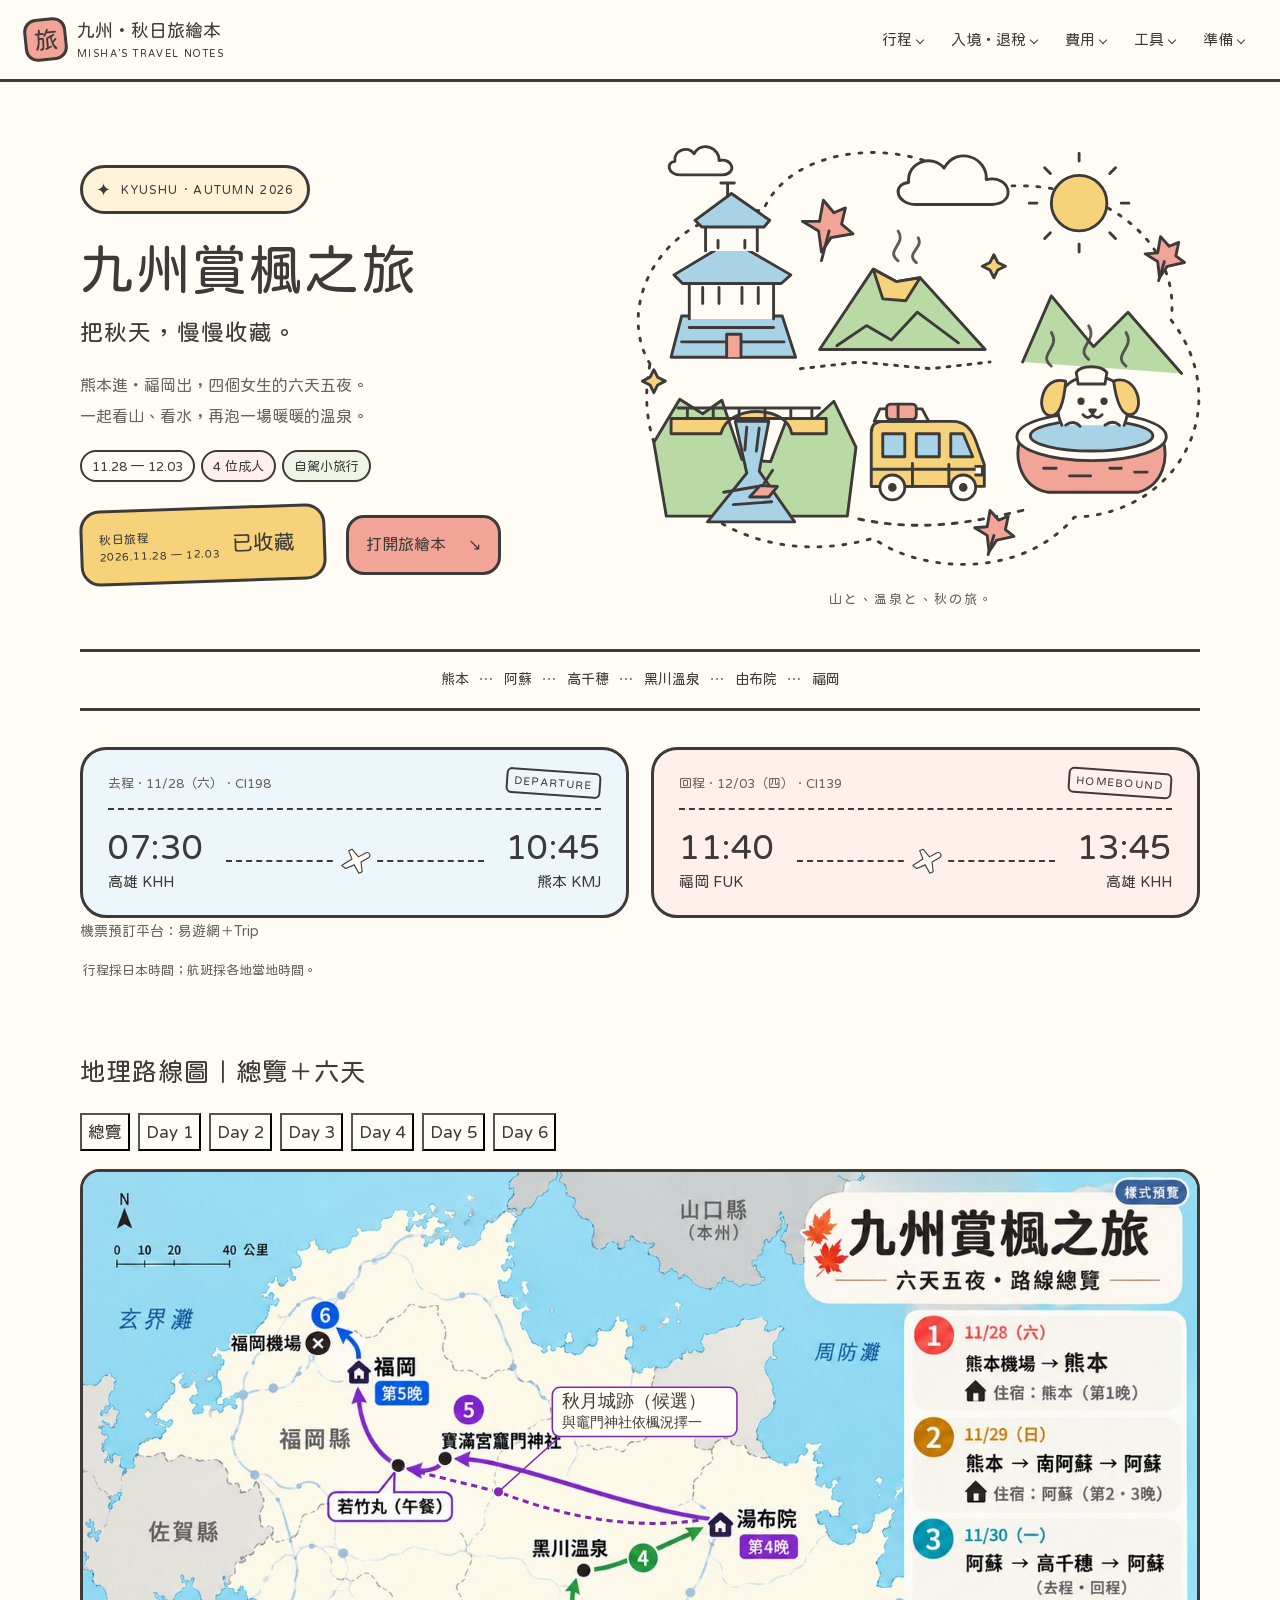
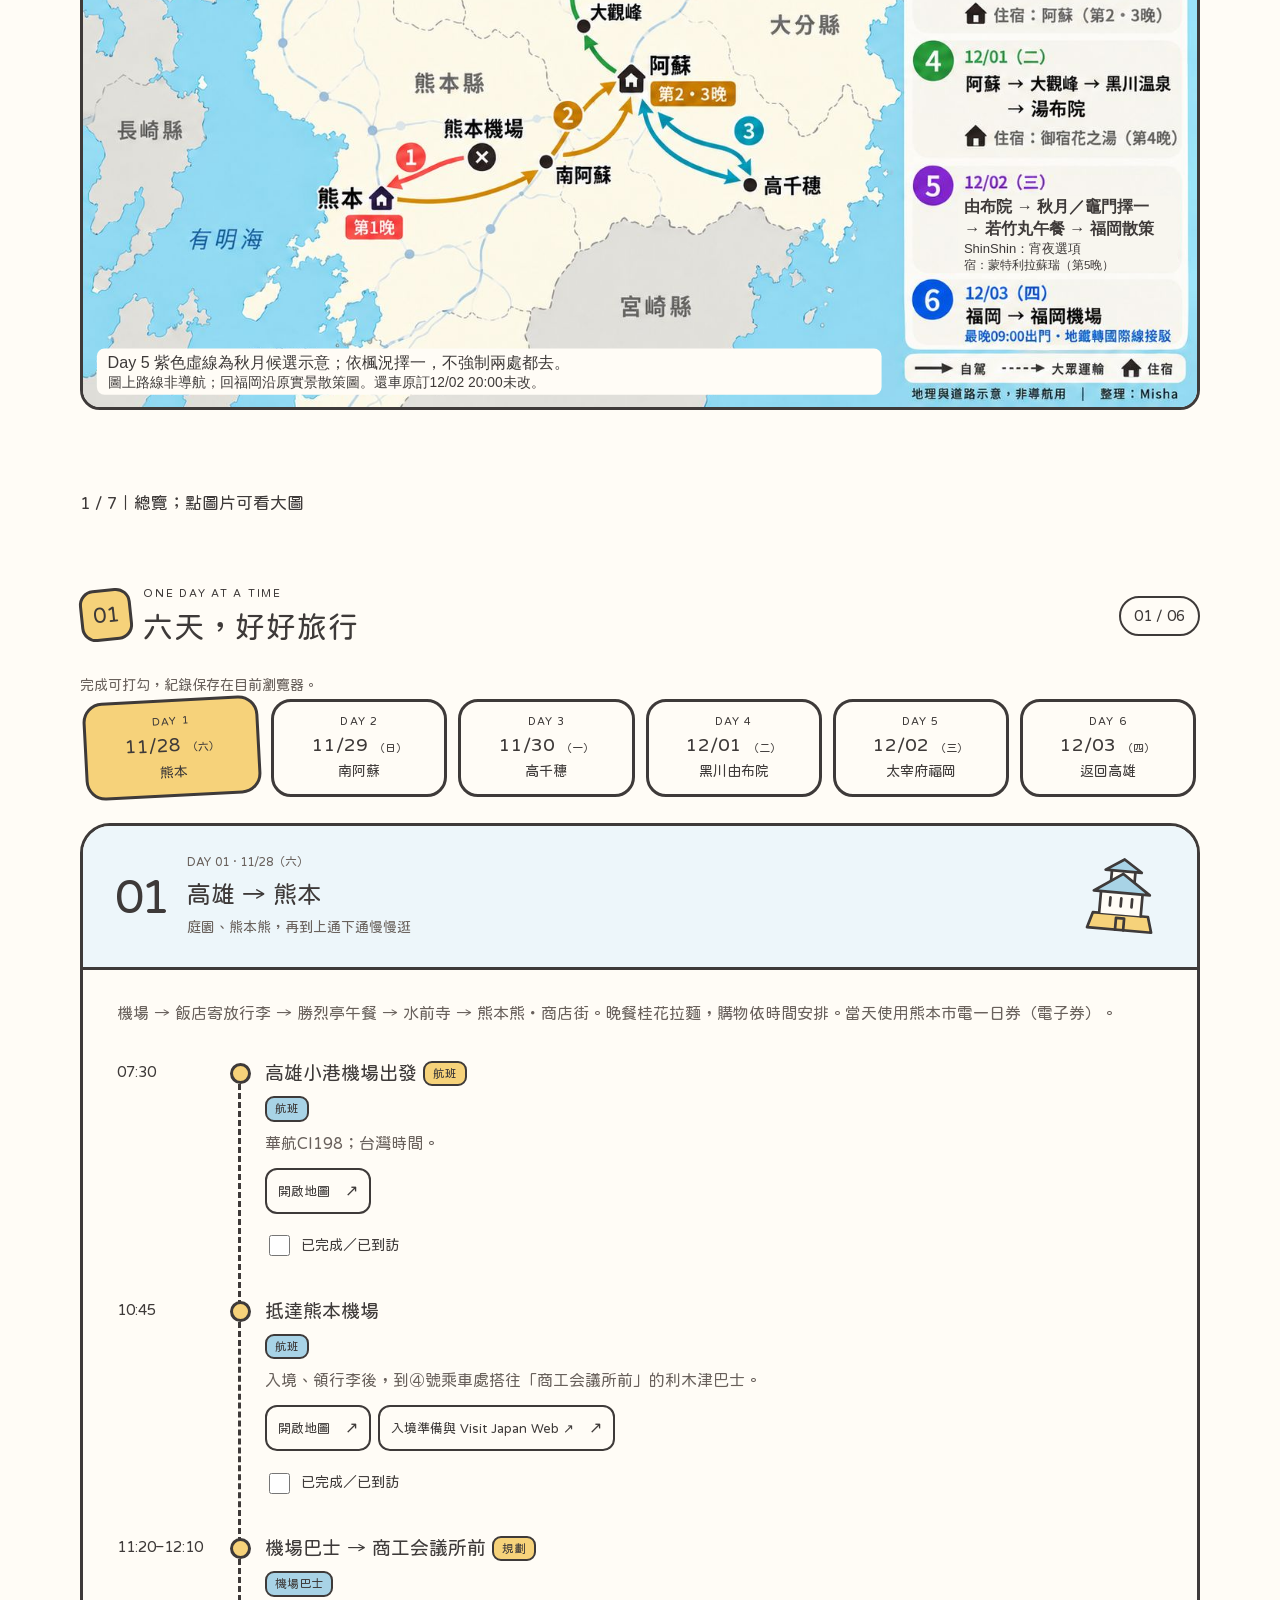
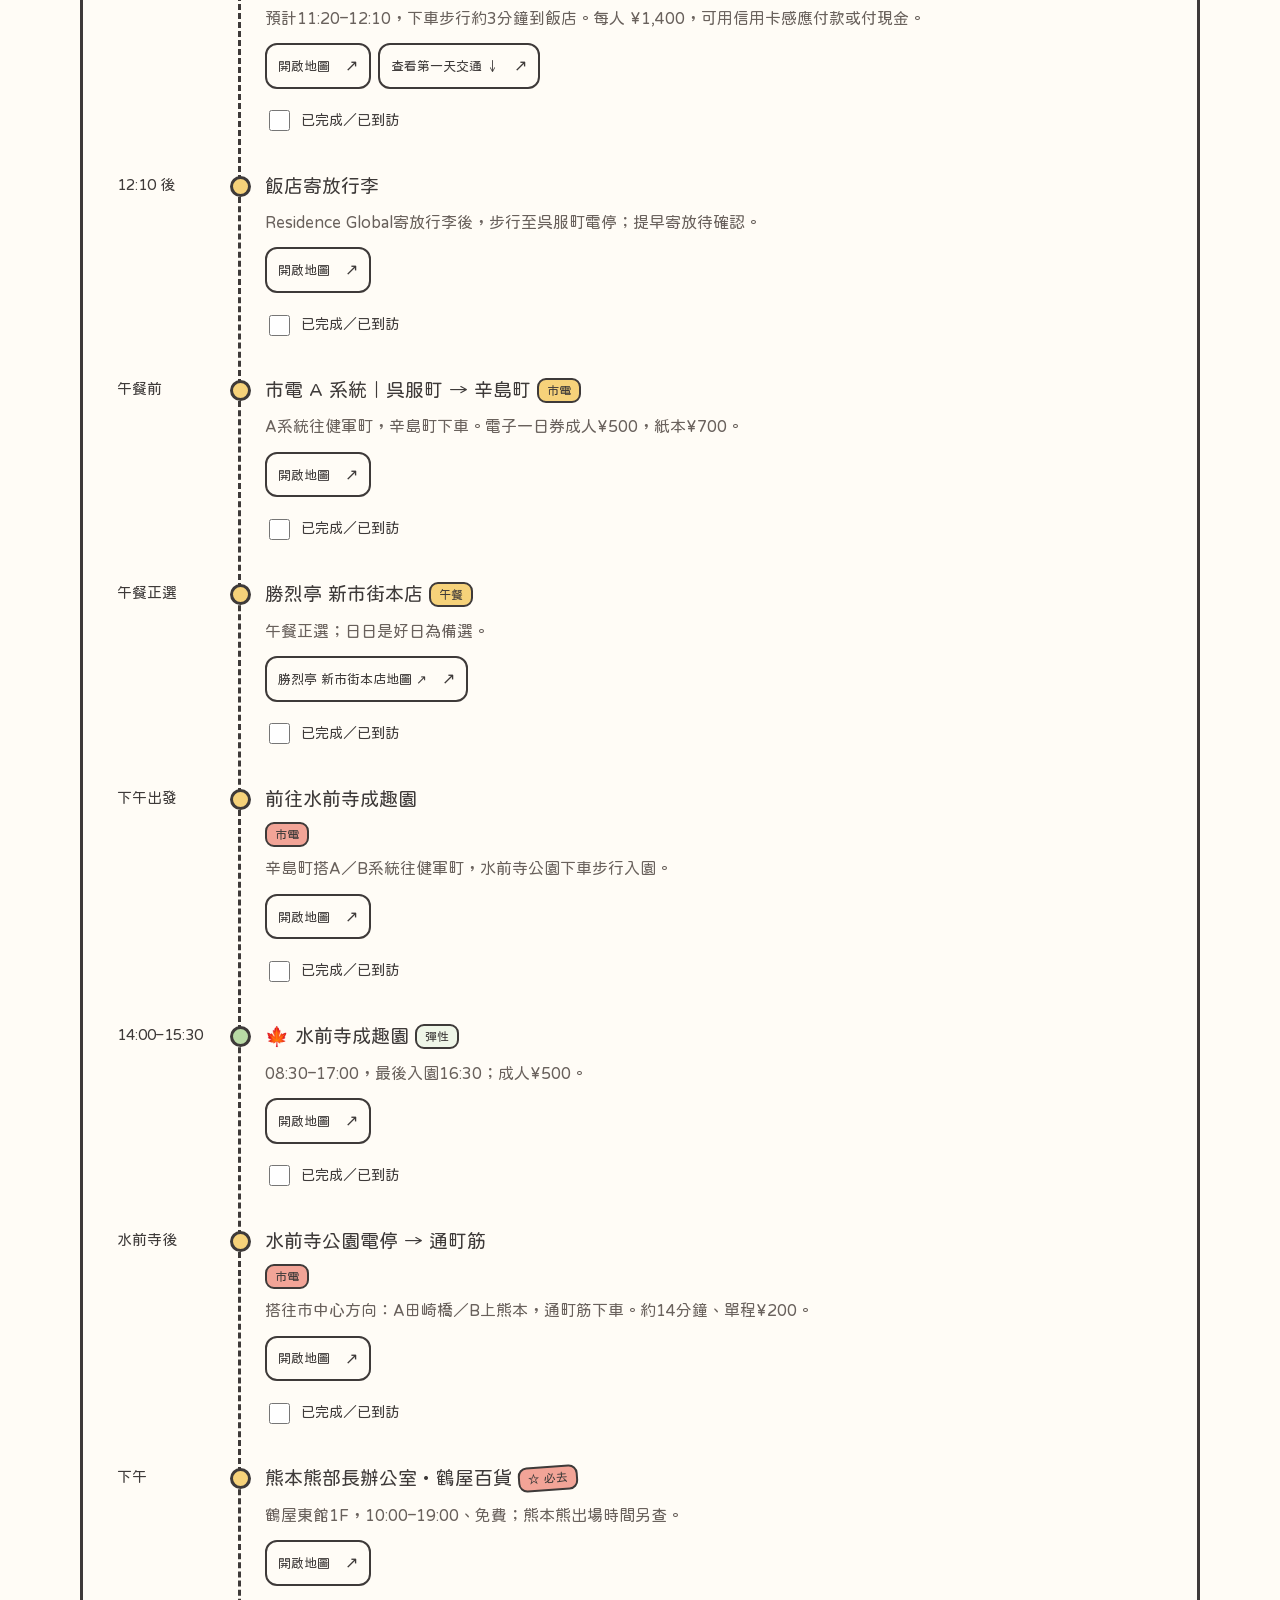
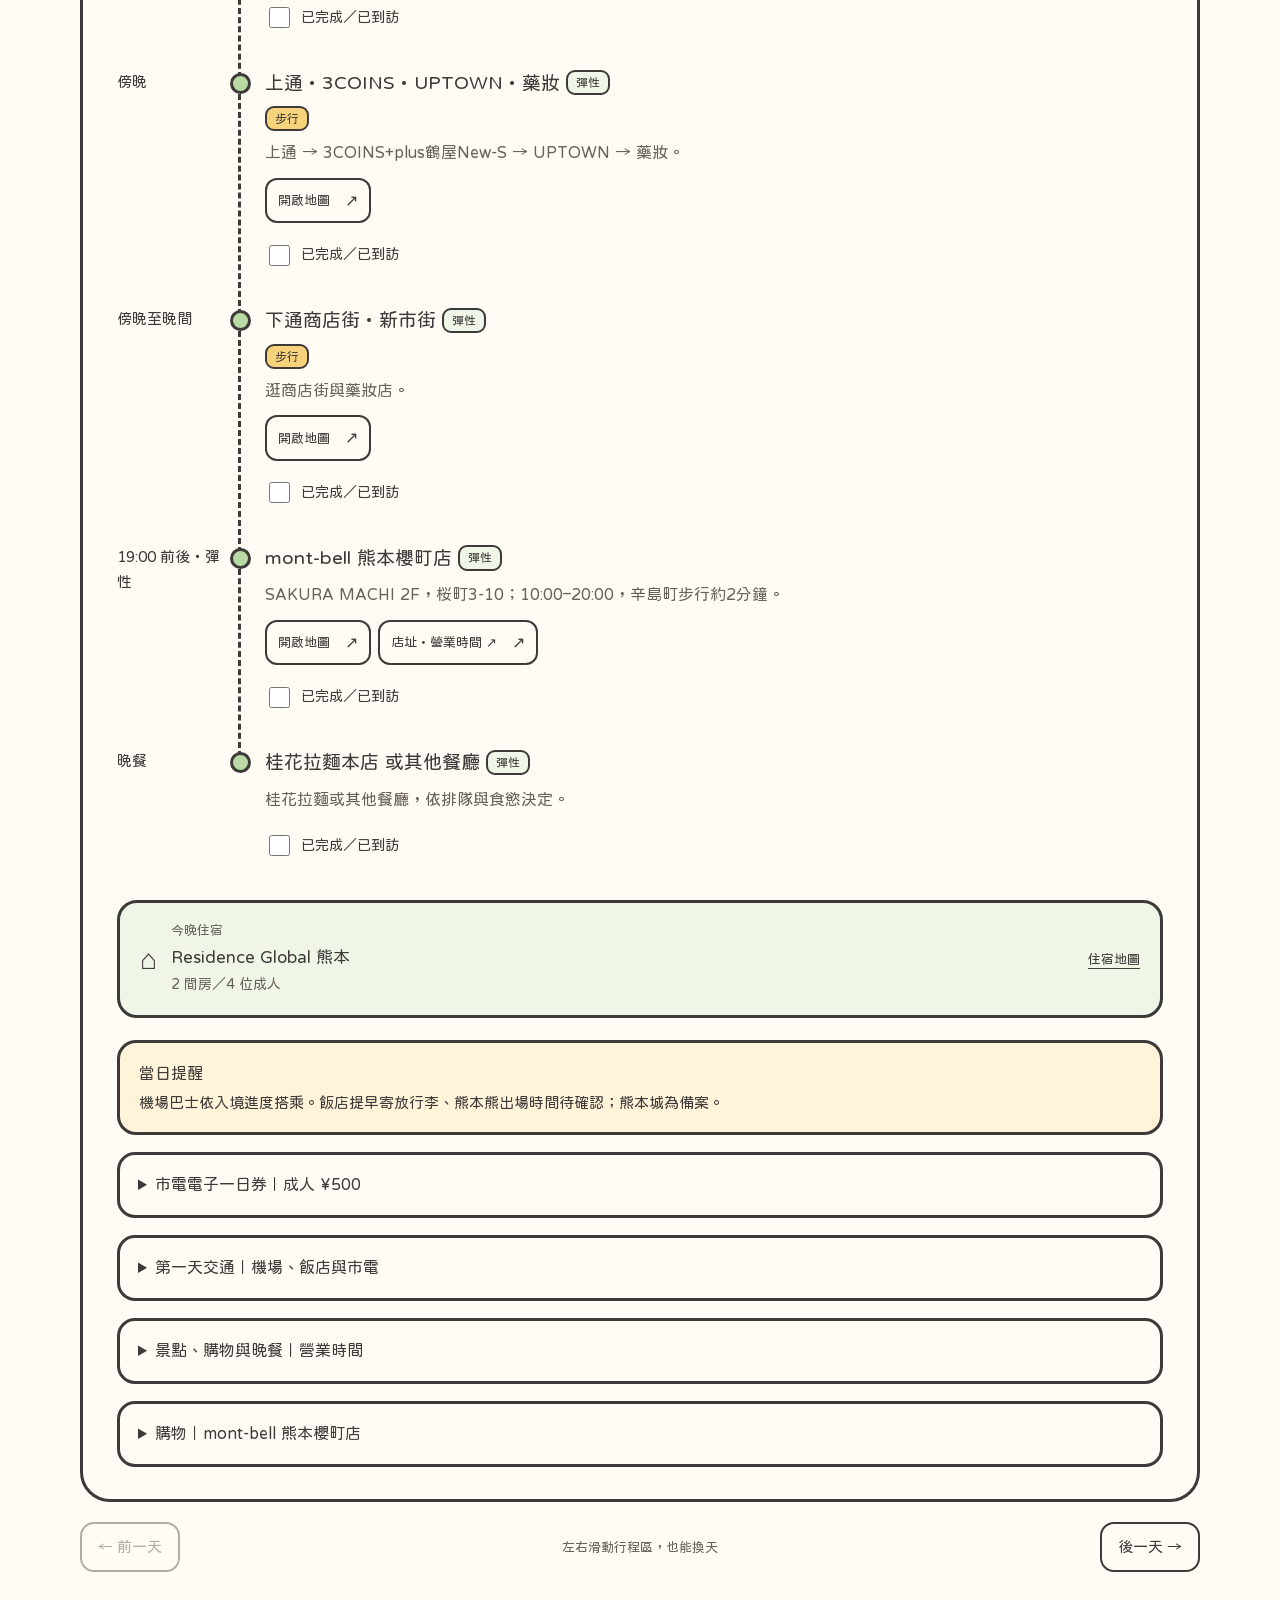
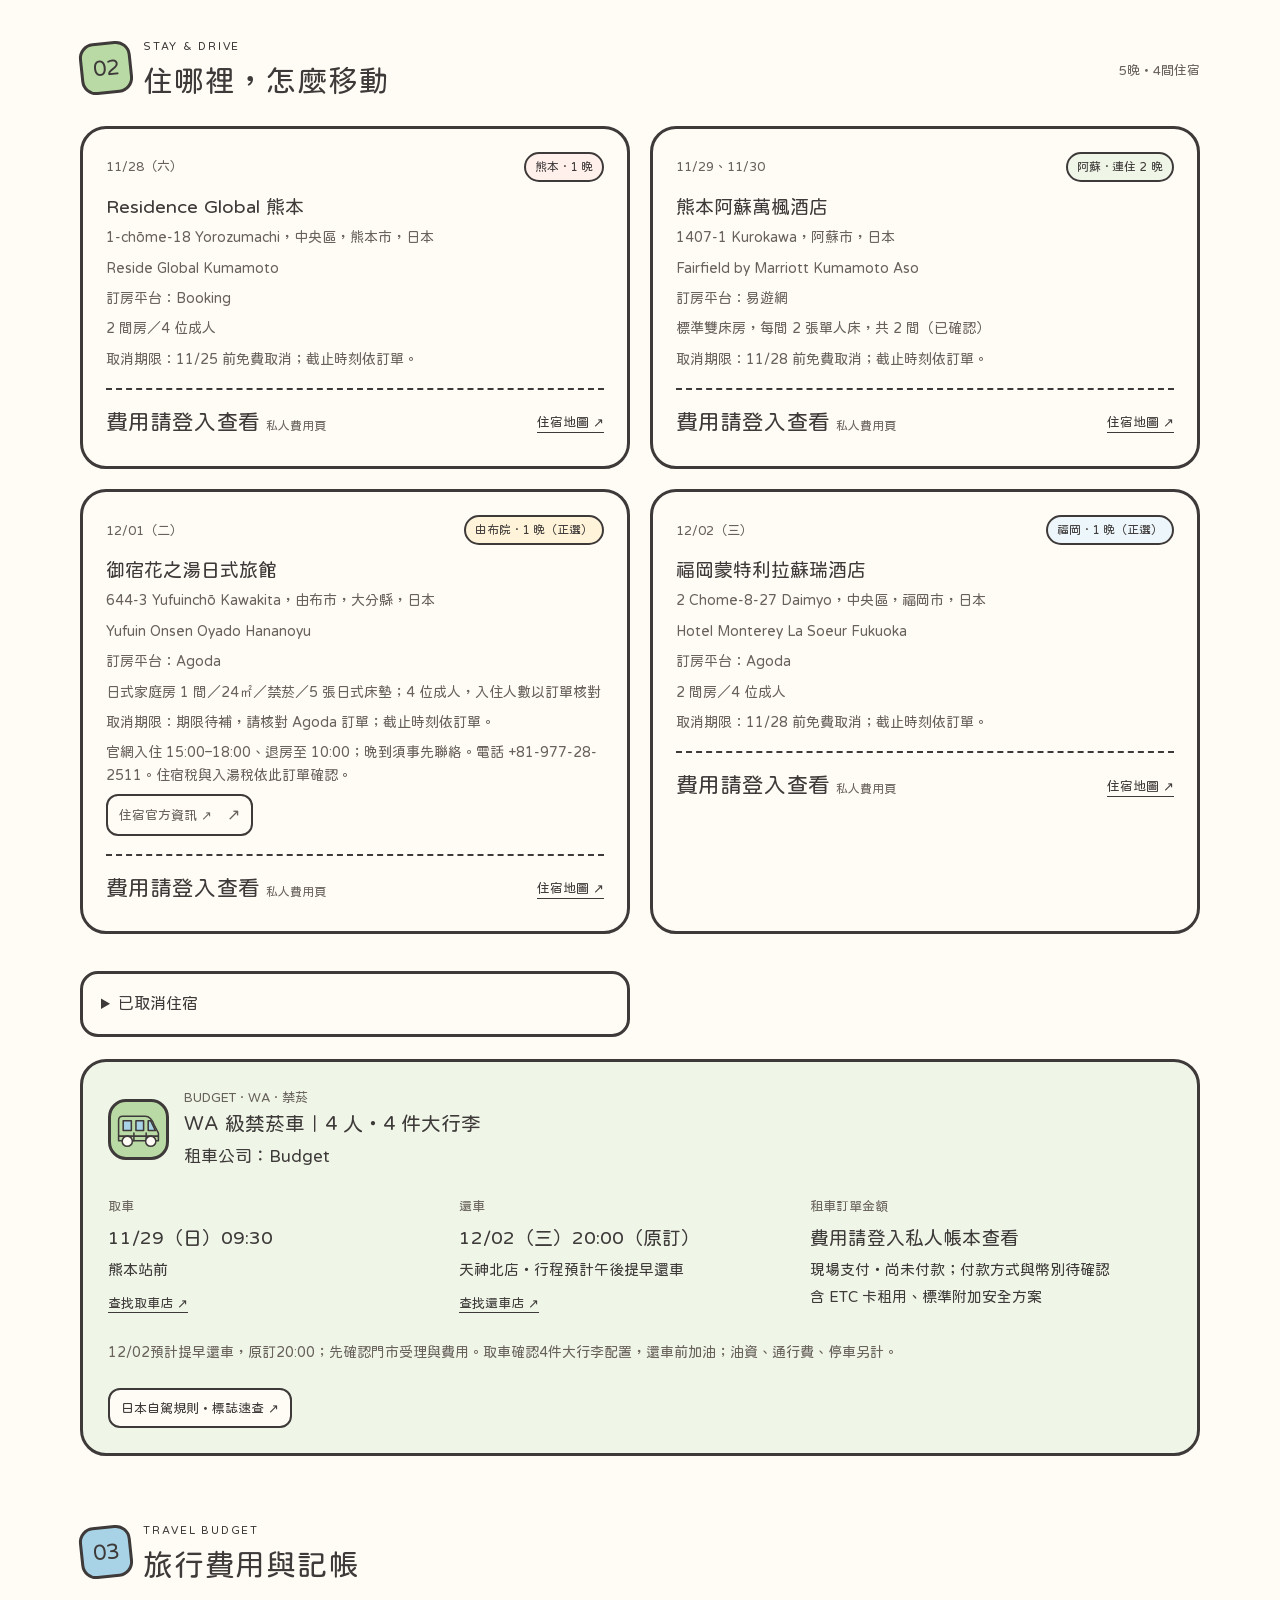
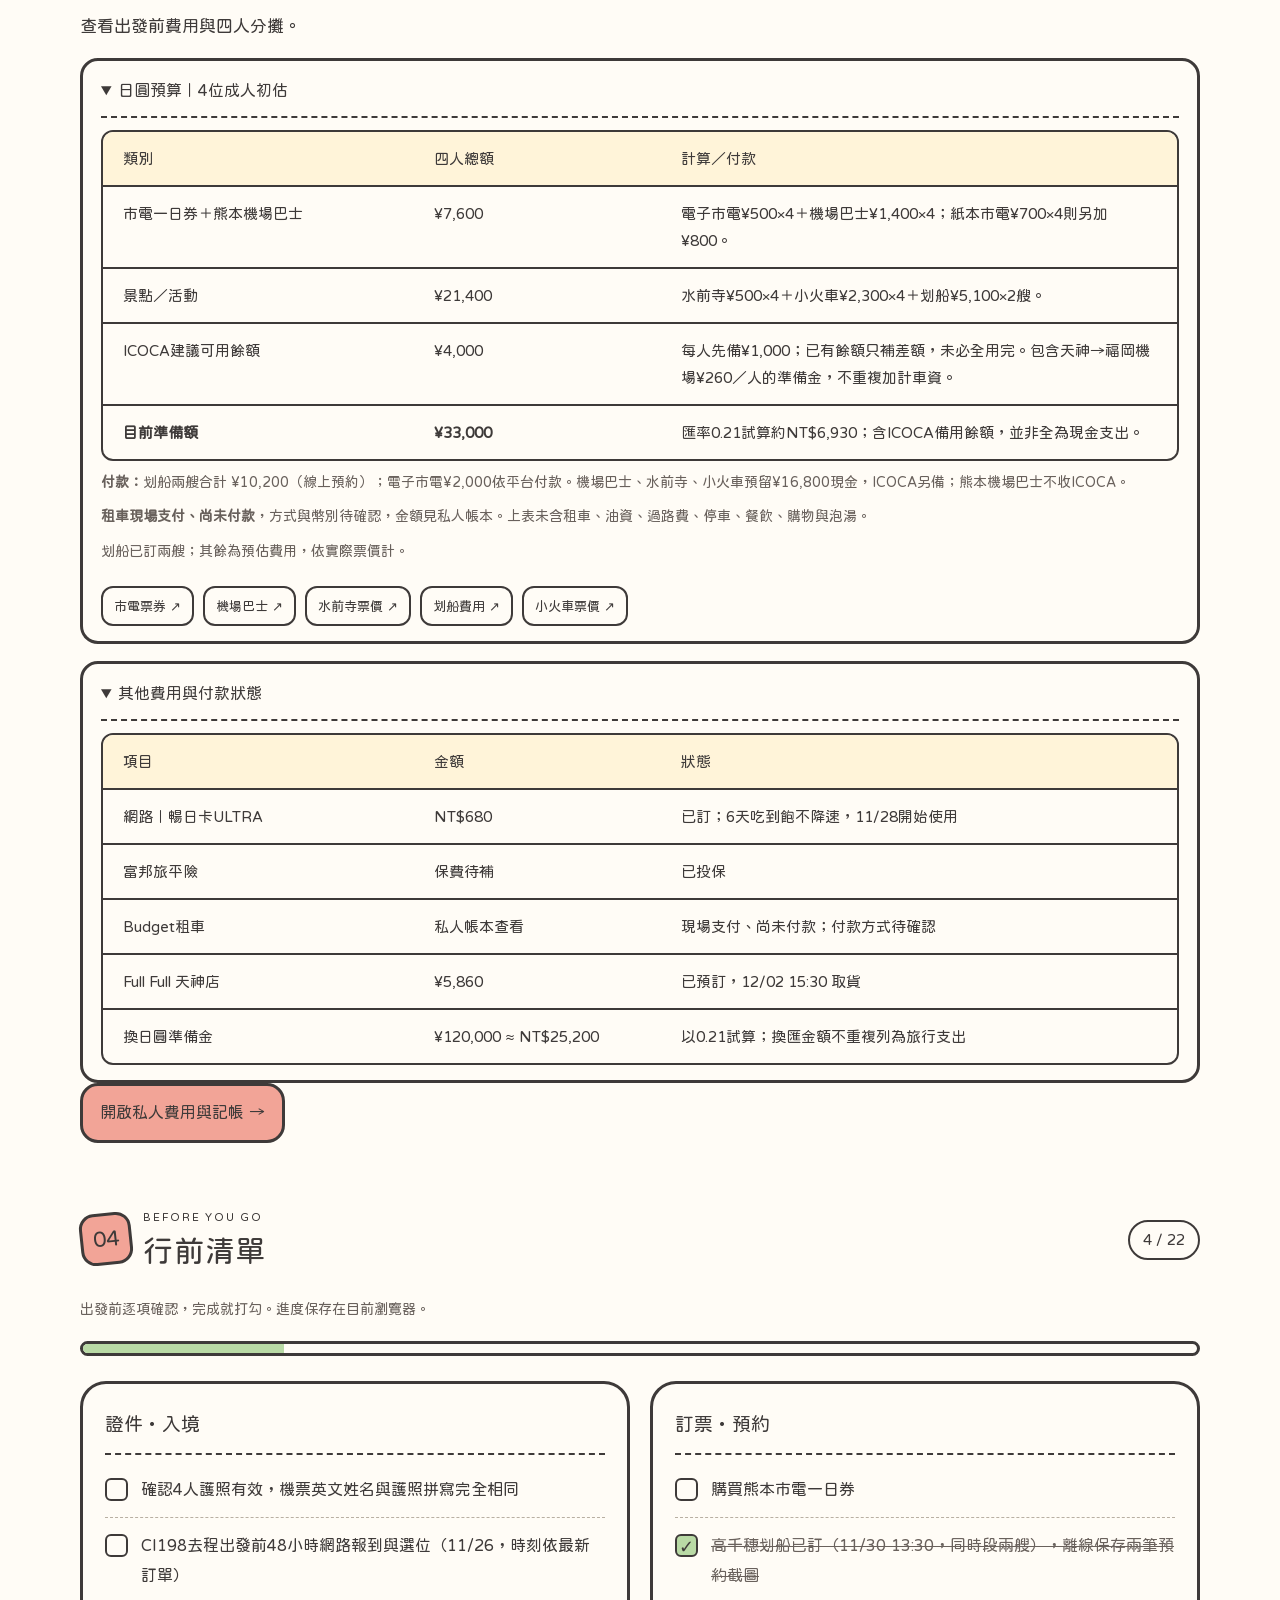
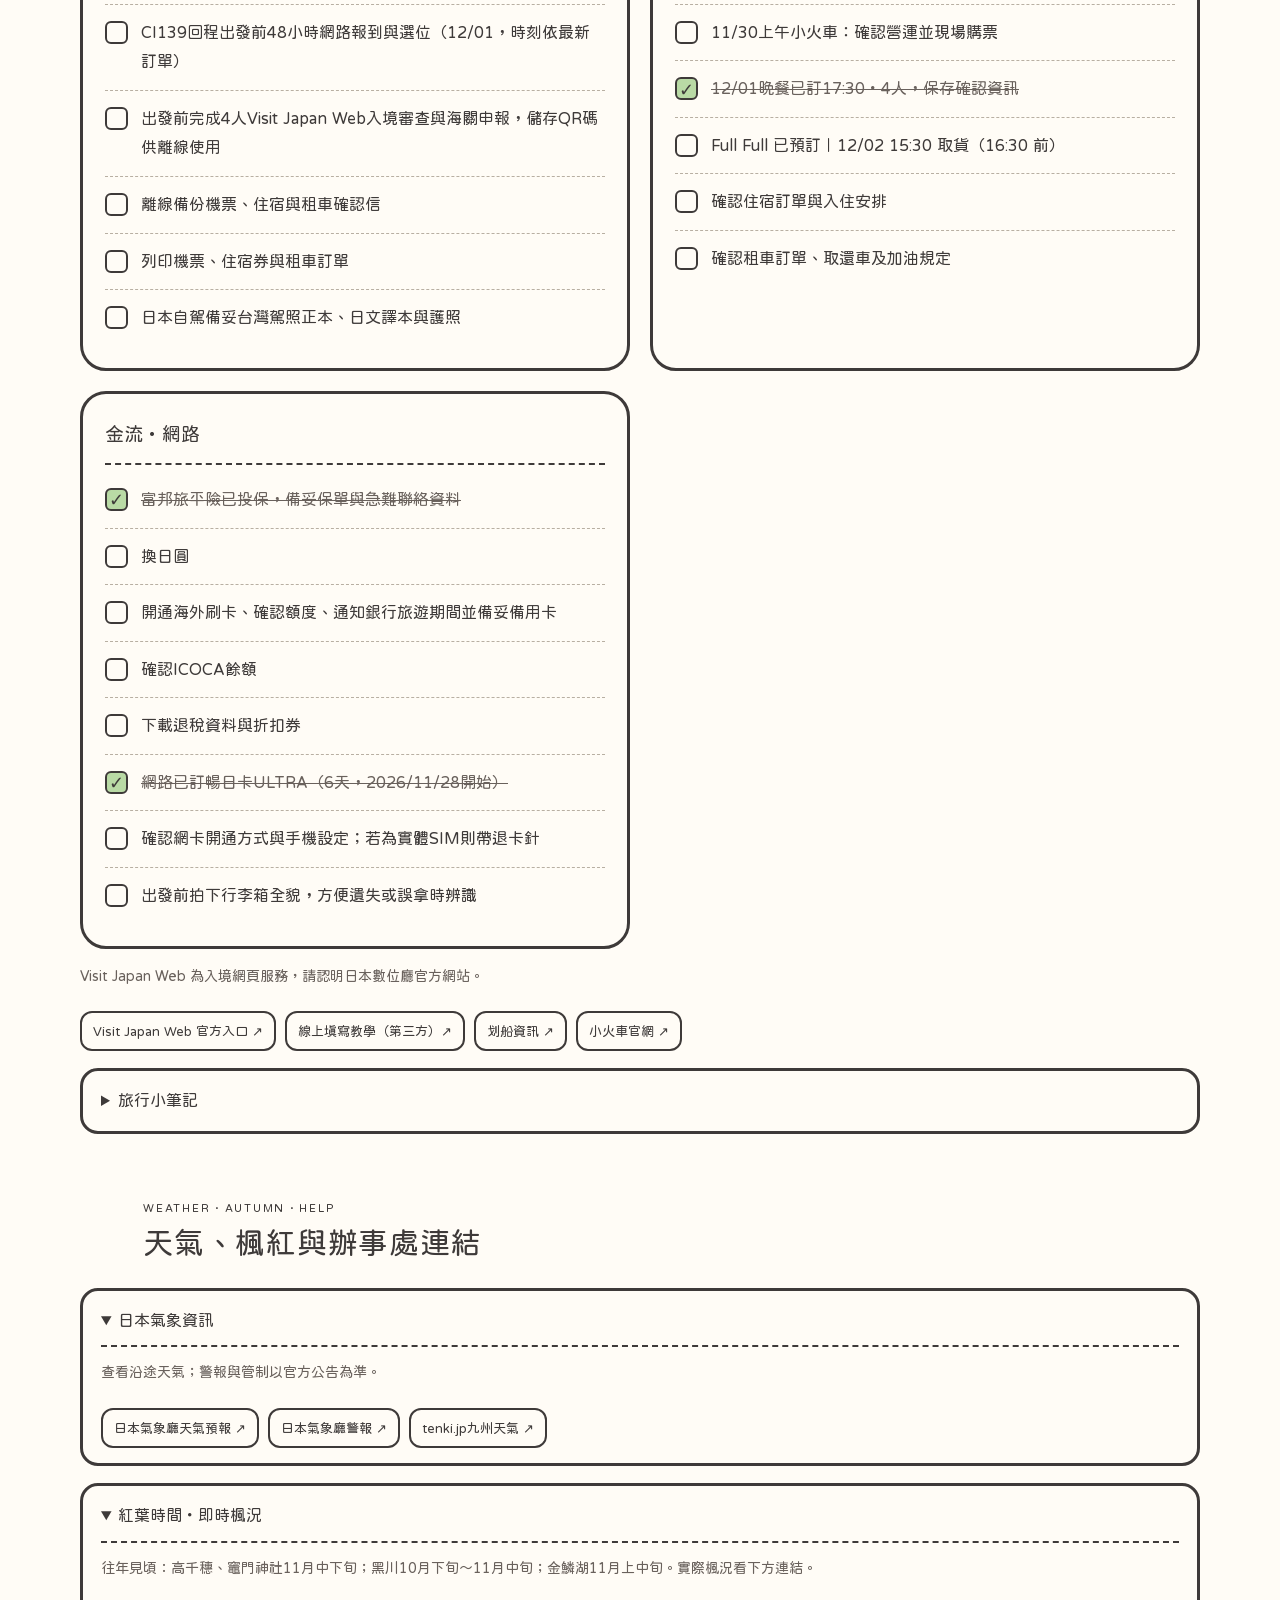
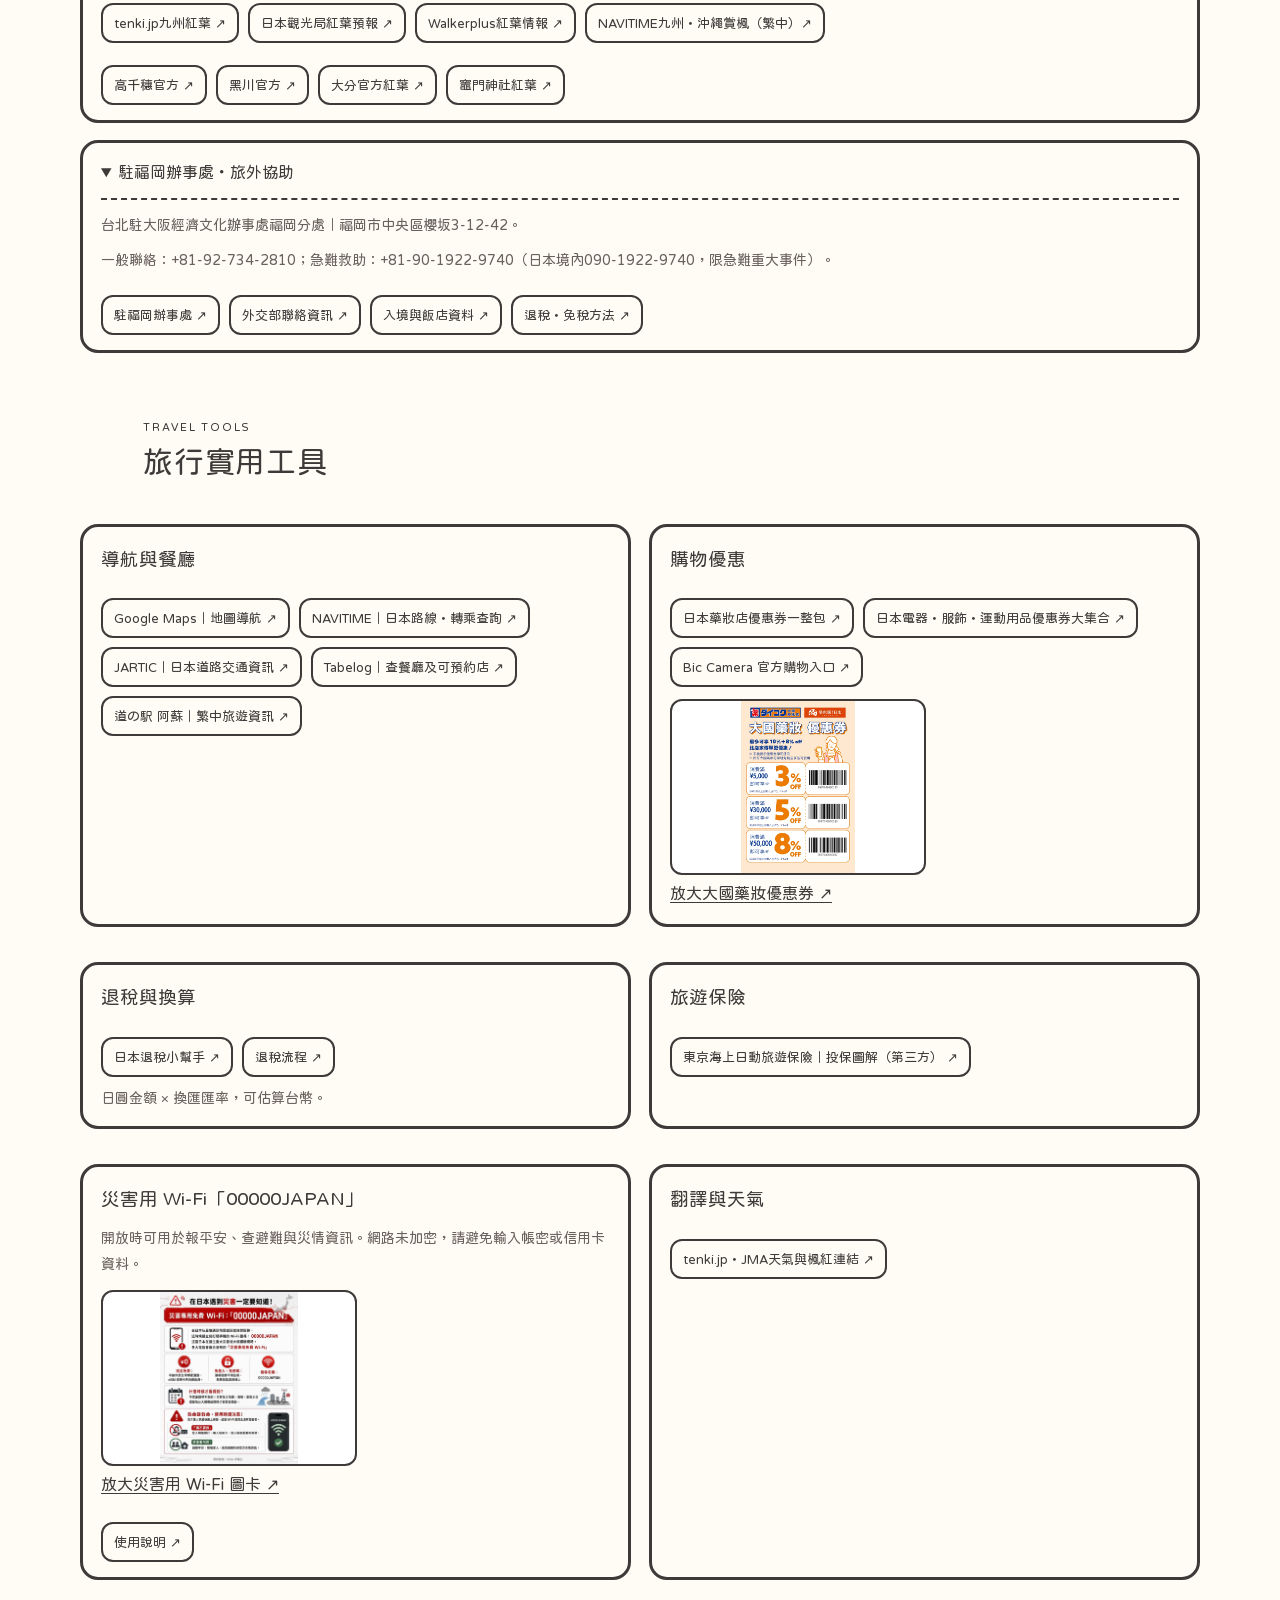
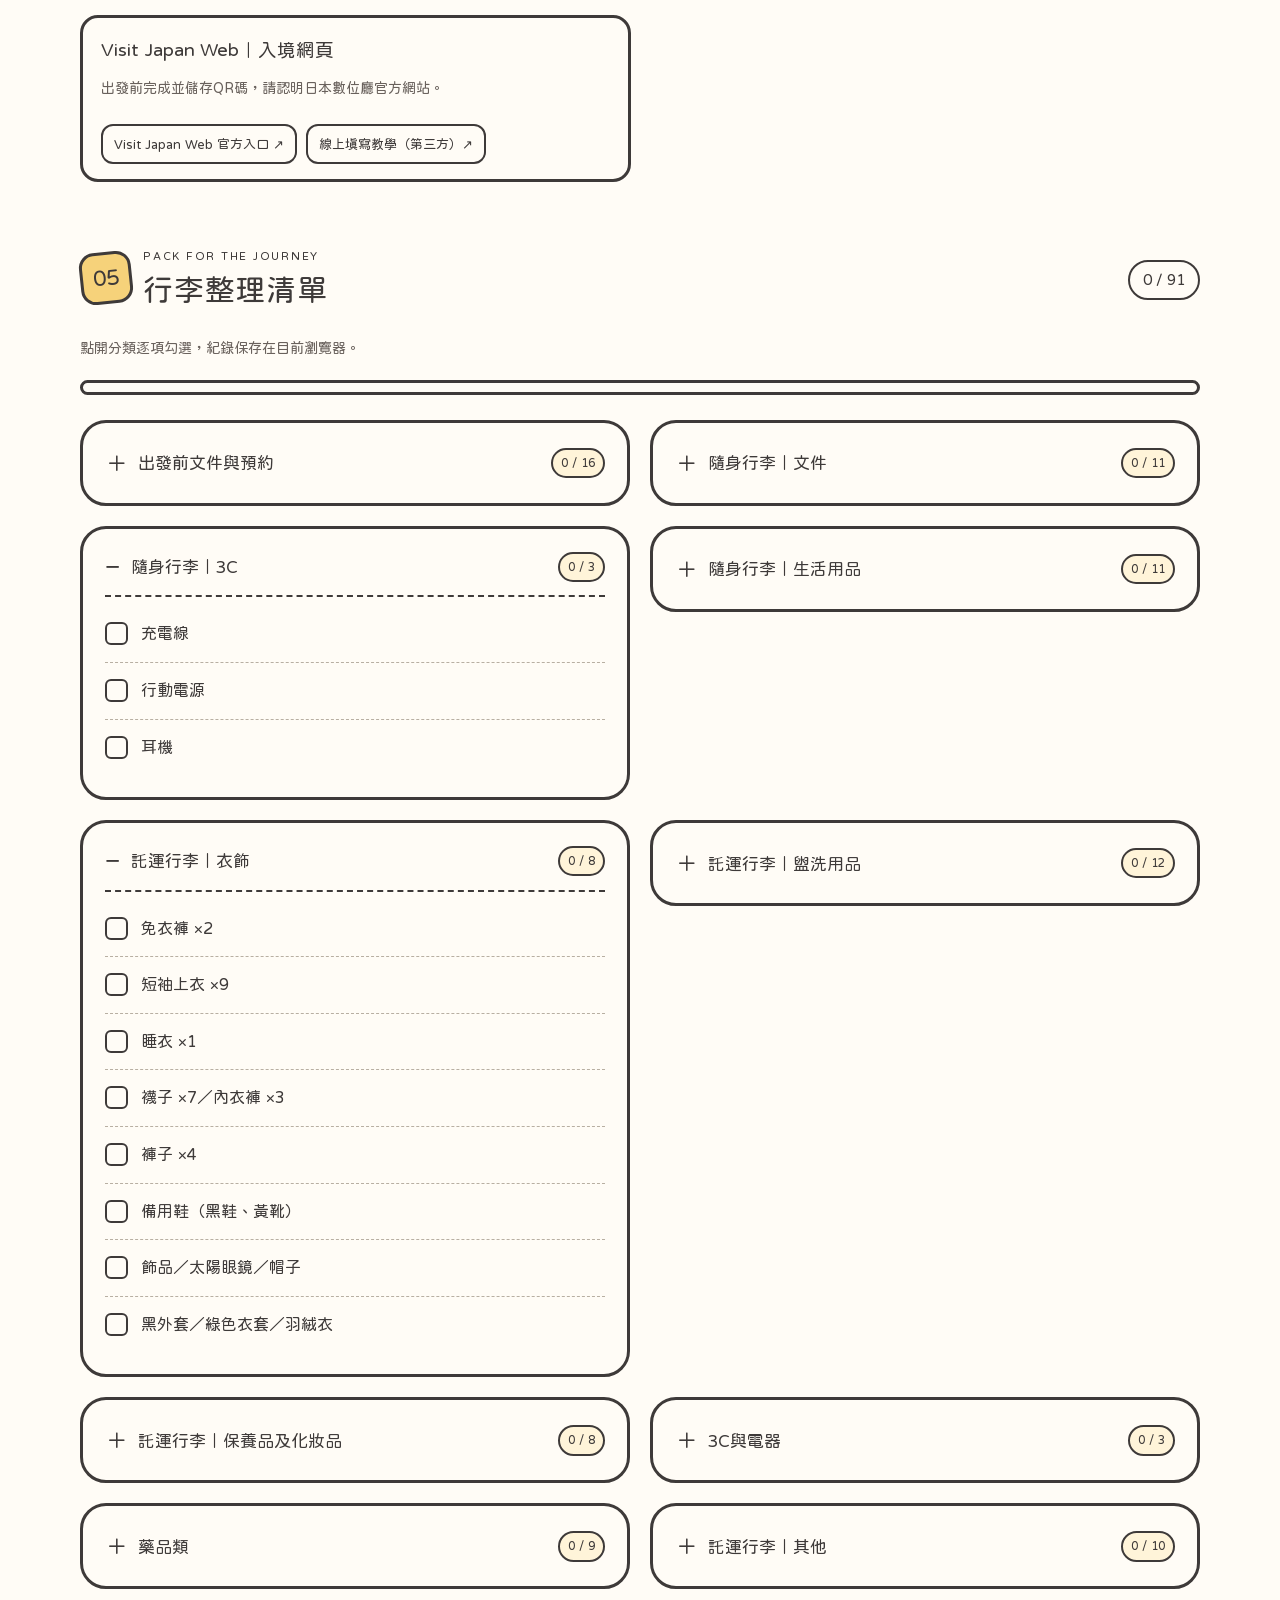
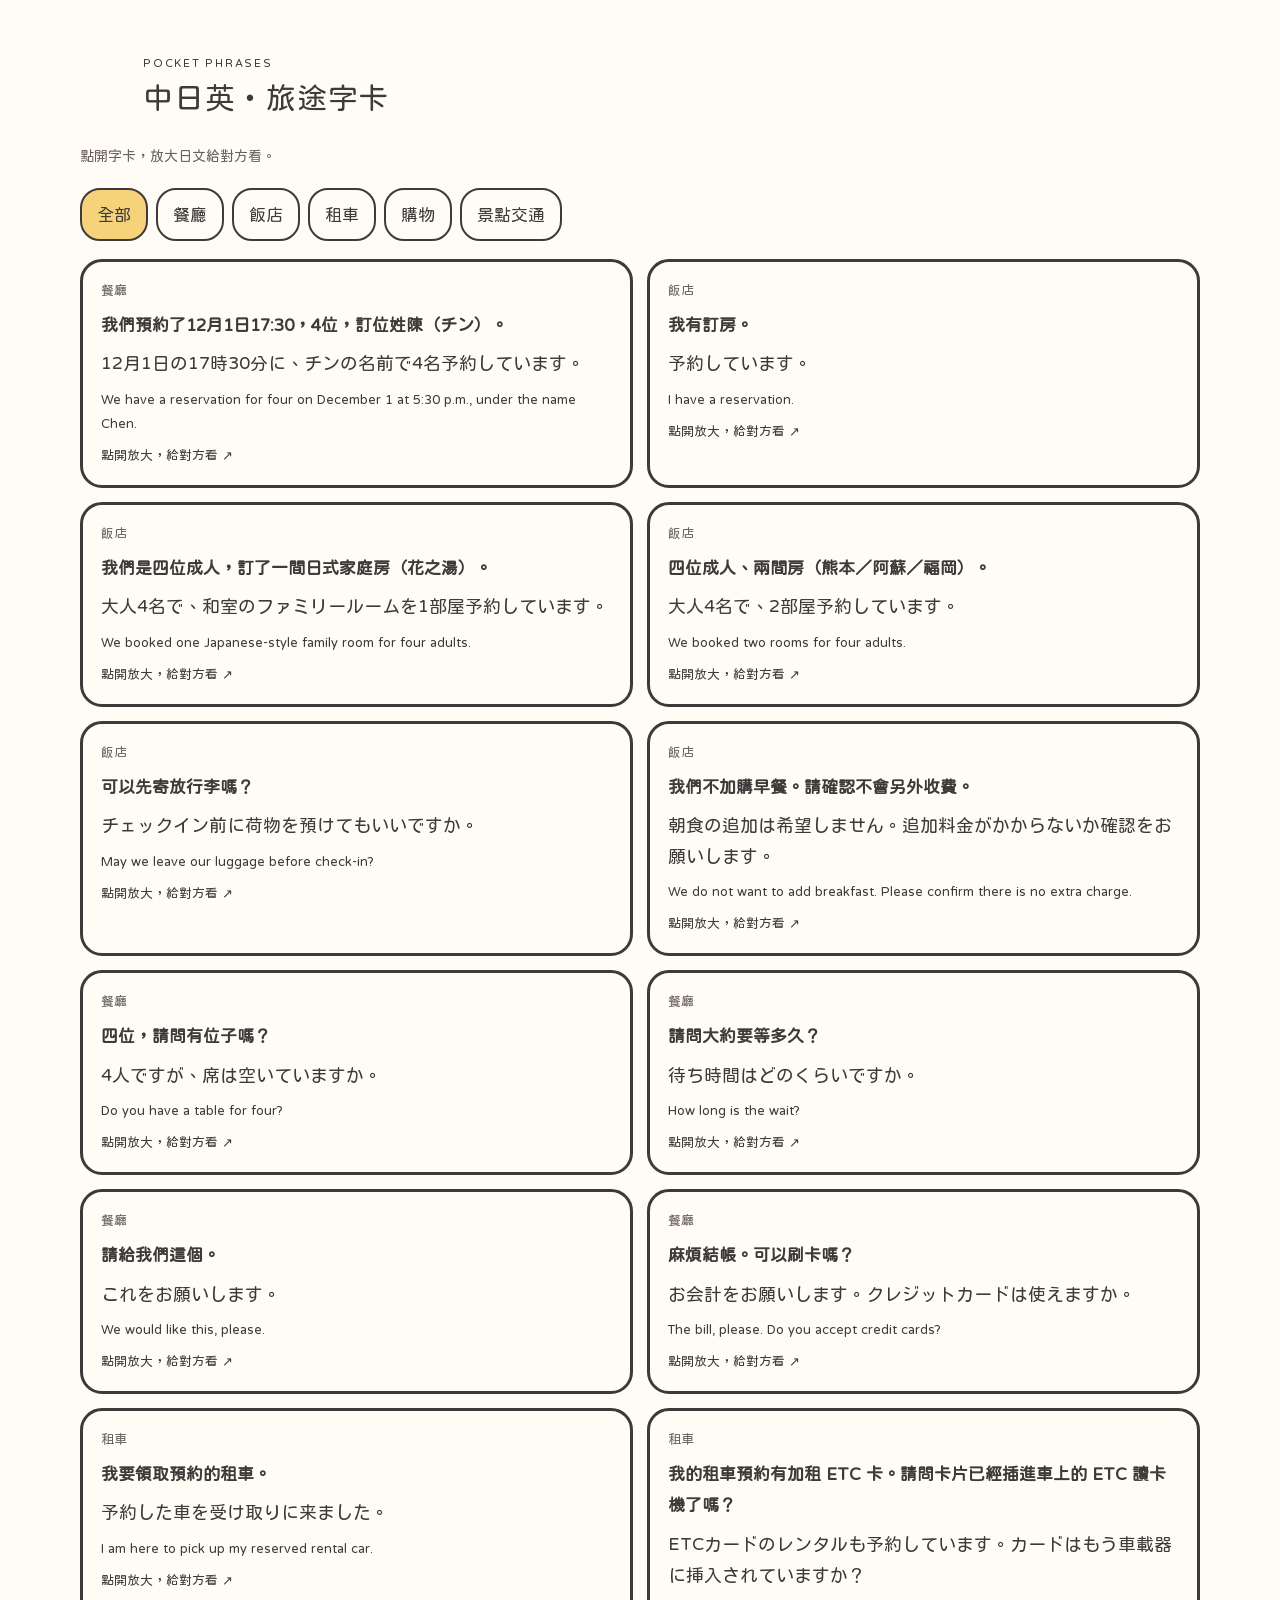
<file: index.html>
<!doctype html>
<html lang="zh-Hant">
<head>
  <meta charset="utf-8">
  <meta name="viewport" content="width=device-width, initial-scale=1">
  <meta name="theme-color" content="#FFFCF6">
  <meta name="description" content="Misha 的九州六天五夜賞楓自駕旅行：每日行程、高千穗划船方案、住宿交通、行前與行李整理清單。">
  <title>九州賞楓之旅｜Misha 的旅行手帖</title>
  <link rel="icon" href="assets/maple.svg" type="image/svg+xml">
  <link rel="preconnect" href="https://fonts.googleapis.com">
  <link rel="preconnect" href="https://fonts.gstatic.com" crossorigin>
  <link href="https://fonts.googleapis.com/css2?family=Huninn&display=swap" rel="stylesheet">
  <link rel="stylesheet" href="style.css?v=20261118-tools">
  <script src="data.js?v=20261126-boats" defer></script>
  <script src="app.js?v=20261126-boats" defer></script>
  <script src="navigation.js?v=20261118-tools" defer></script>
</head>
<body>
  <a class="skip" href="#main">跳到主要內容</a>
  <header class="topbar"><div class="topbar-inner"><a class="brand" href="#home" aria-label="九州旅繪本首頁"><span class="brand-mark" aria-hidden="true">旅</span><span>九州・秋日旅繪本<small>MISHA’S TRAVEL NOTES</small></span></a><nav class="section-nav grouped-nav" aria-label="內容導覽">
  <details class="nav-group" name="trip-nav">
    <summary>行程</summary>
    <div class="nav-links">
      <a href="#route-map">路線總覽</a>
      <a href="#itinerary">每日行程</a>
      <a href="#stay">住宿交通</a>
    </div>
  </details>
  <details class="nav-group" name="trip-nav">
    <summary>入境・退稅</summary>
    <div class="nav-links">
      <a href="entry-exit.html#arrival">入境資訊</a>
      <a href="entry-exit.html#departure">出境流程</a>
      <a href="entry-exit.html#tax-basics">退稅流程</a>
      <a href="https://misha-japan-tax-refund.yr0405mi.chatgpt.site" target="_blank" rel="noopener noreferrer">日本退稅小幫手 ↗</a>
    </div>
  </details>
  <details class="nav-group" name="trip-nav">
    <summary>費用</summary>
    <div class="nav-links">
      <a href="#budget">費用預算</a>
      <a href="budget.html">私人帳本</a>
    </div>
  </details>
  <details class="nav-group" name="trip-nav">
    <summary>工具</summary>
    <div class="nav-links">
      <a href="#travel-tools">實用工具</a>
      <a href="#travel-info">天氣楓紅</a>
      <a href="driving.html">自駕規則</a>
      <a href="#phrases">旅途字卡</a>
    </div>
  </details>
  <details class="nav-group" name="trip-nav">
    <summary>準備</summary>
    <div class="nav-links">
      <a href="#checklist">行前清單</a>
      <a href="#packing">行李整理</a>
    </div>
  </details>
</nav></div></header>
  <main id="main" class="container">
    <section class="hero" id="home" aria-labelledby="page-title">
      <div class="hero-copy">
        <p class="cover-label">KYUSHU · AUTUMN 2026</p>
        <h1 id="page-title">九州賞楓之旅<span>把秋天，慢慢收藏。</span></h1>
        <p class="hero-desc">熊本進・福岡出，四個女生的六天五夜。<br>一起看山、看水，再泡一場暖暖的溫泉。</p>
        <div class="hero-tags"><span>11.28 — 12.03</span><span>4 位成人</span><span>自駕小旅行</span></div>
        <div class="departure-row"><div class="countdown" role="timer" aria-label="出發倒數，以台灣日期計算"><span class="countdown-copy" id="countdown-label">距離出發<small>2026.11.28</small></span><output class="countdown-value" id="countdown-days">—</output><span class="countdown-unit" id="countdown-unit">天</span></div><a class="primary" href="#itinerary">打開旅繪本 <span aria-hidden="true">↘</span></a></div>
      </div>
      <figure class="hero-art"><img src="assets/kyushu-story.svg" width="640" height="470" alt="九州手繪風景：熊本城、阿蘇山、高千穗峽、小巴士與泡溫泉的小狗" fetchpriority="high"><figcaption class="art-caption">山と、温泉と、秋の旅。</figcaption></figure>
    </section>
    <div class="route-ribbon" aria-label="旅行路線"><span>熊本</span><span>阿蘇</span><span>高千穗</span><span>黑川溫泉</span><span>由布院</span><span>福岡</span></div>
    <section class="flight-section" aria-label="旅程資訊"><div class="flight-card"><div class="ticket-top"><span class="small-label">去程 · 11/28（六） · CI198</span><span class="ticket-stamp">DEPARTURE</span></div><div class="flight-route"><span><b>07:30</b>高雄 KHH</span><span class="flight-line" aria-hidden="true"><svg viewBox="0 0 96 96"><use href="assets/journey-icons.svg#plane"/></svg></span><span><b>10:45</b>熊本 KMJ</span></div></div><div class="flight-card"><div class="ticket-top"><span class="small-label">回程 · 12/03（四） · CI139</span><span class="ticket-stamp">HOMEBOUND</span></div><div class="flight-route"><span><b>11:40</b>福岡 FUK</span><span class="flight-line" aria-hidden="true"><svg viewBox="0 0 96 96"><use href="assets/journey-icons.svg#plane"/></svg></span><span><b>13:45</b>高雄 KHH</span></div></div></section>
    <p class="intro-muted">機票預訂平台：易遊網＋Trip</p><p class="time-note">行程採日本時間；航班採各地當地時間。</p>
    <section id="route-map" class="section"><h2>地理路線圖｜總覽＋六天</h2><div id="map-tabs" class="phrase-filters"><button type="button" data-map-tab="0" aria-pressed="true">總覽</button><button type="button" data-map-tab="1" aria-pressed="false">Day 1</button><button type="button" data-map-tab="2" aria-pressed="false">Day 2</button><button type="button" data-map-tab="3" aria-pressed="false">Day 3</button><button type="button" data-map-tab="4" aria-pressed="false">Day 4</button><button type="button" data-map-tab="5" aria-pressed="false">Day 5</button><button type="button" data-map-tab="6" aria-pressed="false">Day 6</button></div><div id="map-slides" style="display:flex;overflow-x:auto;scroll-snap-type:x mandatory;gap:16px" tabindex="0" aria-label="左右切換七張地圖"><a style="flex:0 0 100%;scroll-snap-align:start;min-width:0" href="assets/route-overview.svg?v=20261107-simple" target="_blank" rel="noopener"><img style="width:100%;display:block;border:3px solid #3E3A39;border-radius:20px" src="assets/route-overview.svg?v=20261107-simple" alt="六天路線總覽" loading="lazy"></a><a style="flex:0 0 100%;scroll-snap-align:start;min-width:0" href="assets/day-1.svg?v=20261107-simple" target="_blank" rel="noopener"><img style="width:100%;display:block;border:3px solid #3E3A39;border-radius:20px" src="assets/day-1.svg?v=20261107-simple" alt="Day 1地理路線示意" loading="lazy"></a><a style="flex:0 0 100%;scroll-snap-align:start;min-width:0" href="assets/day-2.svg?v=20261107-simple" target="_blank" rel="noopener"><img style="width:100%;display:block;border:3px solid #3E3A39;border-radius:20px" src="assets/day-2.svg?v=20261107-simple" alt="Day 2地理路線示意" loading="lazy"></a><a style="flex:0 0 100%;scroll-snap-align:start;min-width:0" href="assets/day-3.svg?v=20261107-simple" target="_blank" rel="noopener"><img style="width:100%;display:block;border:3px solid #3E3A39;border-radius:20px" src="assets/day-3.svg?v=20261107-simple" alt="Day 3地理路線示意" loading="lazy"></a><a style="flex:0 0 100%;scroll-snap-align:start;min-width:0" href="assets/yufuin-walk-map.svg?v=20261107-simple" target="_blank" rel="noopener"><img style="width:100%;display:block;border:3px solid #3E3A39;border-radius:20px" src="assets/yufuin-walk-map.svg?v=20261107-simple" alt="Day 4由布院真實地圖與編號散策路線" loading="lazy"></a><a style="flex:0 0 100%;scroll-snap-align:start;min-width:0" href="assets/day-5.svg?v=20261107-simple" target="_blank" rel="noopener"><img style="width:100%;display:block;border:3px solid #3E3A39;border-radius:20px" src="assets/day-5.svg?v=20261107-simple" alt="Day 5秋月城跡或竈門神社賞楓擇一、若竹丸午餐及福岡天神實景散策路線" loading="lazy"></a><a style="flex:0 0 100%;scroll-snap-align:start;min-width:0" href="assets/day-6.svg?v=20261107-simple" target="_blank" rel="noopener"><img style="width:100%;display:block;border:3px solid #3E3A39;border-radius:20px" src="assets/day-6.svg?v=20261107-simple" alt="Day 6地理路線示意" loading="lazy"></a></div><p id="map-count" aria-live="polite">1 / 7｜總覽；點圖片可看大圖</p></section>
    <section id="itinerary" class="section"><div class="section-heading"><div><p class="eyebrow">ONE DAY AT A TIME</p><h2>六天，好好旅行</h2></div><span id="day-counter" class="counter" aria-live="polite">01 / 06</span></div><p class="intro-muted">完成可打勾，紀錄保存在目前瀏覽器。</p><div class="day-tabs" role="tablist" aria-label="切換每日行程"></div><div id="day-panel" class="day-panel" role="tabpanel" tabindex="0"></div><div class="day-controls"><button id="prev-day" type="button">← 前一天</button><span>左右滑動行程區，也能換天</span><button id="next-day" type="button">後一天 →</button></div></section>
    <section id="stay" class="section"><div class="section-heading"><div><p class="eyebrow">STAY & DRIVE</p><h2>住哪裡，怎麼移動</h2></div><span class="section-aside">5晚・4間住宿</span></div><div class="stay-grid" id="hotel-list"></div><article class="rental-card"><div class="rental-title"><span class="square-icon" aria-hidden="true"><svg viewBox="0 0 96 96"><use href="assets/journey-icons.svg#van"/></svg></span><div><p class="small-label">BUDGET · WA · 禁菸</p><h3>WA 級禁菸車｜4 人・4 件大行李</h3><p>租車公司：Budget</p></div></div><div class="rental-grid"><div><span class="small-label">取車</span><strong>11/29（日）09:30</strong><span>熊本站前</span><a class="text-link" href="https://www.google.com/maps/search/?api=1&query=Budget+熊本駅前店" target="_blank" rel="noopener noreferrer">查找取車店 ↗</a></div><div><span class="small-label">還車</span><strong>12/02（三）20:00（原訂）</strong><span>天神北店・行程預計午後提早還車</span><a class="text-link" href="https://www.google.com/maps/search/?api=1&query=Budget+天神北店" target="_blank" rel="noopener noreferrer">查找還車店 ↗</a></div><div><span class="small-label">租車訂單金額</span><strong>費用請登入私人帳本查看</strong><span>現場支付・尚未付款；付款方式與幣別待確認</span><span>含 ETC 卡租用、標準附加安全方案</span></div></div><p class="muted">12/02預計提早還車，原訂20:00；先確認門市受理與費用。取車確認4件大行李配置，還車前加油；油資、通行費、停車另計。</p><div class="official-links"><a href="driving.html">日本自駕規則・標誌速查 ↗</a></div></article></section>
    <section id="budget" class="section"><div class="section-heading"><div><p class="eyebrow">TRAVEL BUDGET</p><h2>旅行費用與記帳</h2></div></div><p>查看出發前費用與四人分攤。</p><details class="detail-box" open><summary>日圓預算｜4位成人初估</summary><div class="table-wrap"><table><thead><tr><th>類別</th><th>四人總額</th><th>計算／付款</th></tr></thead><tbody>
<tr><td data-label="類別">市電一日券＋熊本機場巴士</td><td data-label="四人總額">¥7,600</td><td data-label="計算／付款">電子市電¥500×4＋機場巴士¥1,400×4；紙本市電¥700×4則另加¥800。</td></tr>
<tr><td data-label="類別">景點／活動</td><td data-label="四人總額">¥21,400</td><td data-label="計算／付款">水前寺¥500×4＋小火車¥2,300×4＋划船¥5,100×2艘。</td></tr>
<tr><td data-label="類別">ICOCA建議可用餘額</td><td data-label="四人總額">¥4,000</td><td data-label="計算／付款">每人先備¥1,000；已有餘額只補差額，未必全用完。包含天神→福岡機場¥260／人的準備金，不重複加計車資。</td></tr>
<tr><td data-label="類別"><strong>目前準備額</strong></td><td data-label="四人總額"><strong>¥33,000</strong></td><td data-label="計算／付款">匯率0.21試算約NT$6,930；含ICOCA備用餘額，並非全為現金支出。</td></tr>
</tbody></table></div><p><strong>付款：</strong>划船兩艘合計 ¥10,200（線上預約）；電子市電¥2,000依平台付款。機場巴士、水前寺、小火車預留¥16,800現金，ICOCA另備；熊本機場巴士不收ICOCA。</p><p><strong>租車現場支付、尚未付款</strong>，方式與幣別待確認，金額見私人帳本。上表未含租車、油資、過路費、停車、餐飲、購物與泡湯。</p><p class="muted">划船已訂兩艘；其餘為預估費用，依實際票價計。</p><div class="official-links"><a href="https://www.kotsu-kumamoto.jp/kiji/pub/Default.aspx?c_id=66" target="_blank" rel="noopener noreferrer">市電票券 ↗</a><a href="https://www.sankobus.jp/bus/ap-limousine/" target="_blank" rel="noopener noreferrer">機場巴士 ↗</a><a href="https://www.suizenji.or.jp/guide/" target="_blank" rel="noopener noreferrer">水前寺票價 ↗</a><a href="https://takachiho-kanko.info/boat/det/" target="_blank" rel="noopener noreferrer">划船費用 ↗</a><a href="https://amaterasu-railway.jp/attraction" target="_blank" rel="noopener noreferrer">小火車票價 ↗</a></div></details><details class="detail-box" open><summary>其他費用與付款狀態</summary><div class="table-wrap"><table><thead><tr><th>項目</th><th>金額</th><th>狀態</th></tr></thead><tbody><tr><td data-label="項目">網路｜暢日卡ULTRA</td><td data-label="金額">NT$680</td><td data-label="狀態">已訂；6天吃到飽不降速，11/28開始使用</td></tr><tr><td data-label="項目">富邦旅平險</td><td data-label="金額">保費待補</td><td data-label="狀態">已投保</td></tr><tr><td data-label="項目">Budget租車</td><td data-label="金額">私人帳本查看</td><td data-label="狀態">現場支付、尚未付款；付款方式待確認</td></tr><tr><td data-label="項目">Full Full 天神店</td><td data-label="金額">¥5,860</td><td data-label="狀態">已預訂，12/02 15:30 取貨</td></tr><tr><td data-label="項目">換日圓準備金</td><td data-label="金額">¥120,000 ≈ NT$25,200</td><td data-label="狀態">以0.21試算；換匯金額不重複列為旅行支出</td></tr></tbody></table></div></details><a class="primary" href="budget.html">開啟私人費用與記帳 →</a></section>
    <section id="checklist" class="section"><div class="section-heading"><div><p class="eyebrow">BEFORE YOU GO</p><h2>行前清單</h2></div><span id="check-counter" class="counter" aria-live="polite"></span></div><p class="intro-muted">出發前逐項確認，完成就打勾。進度保存在目前瀏覽器。</p><div class="progress-track" role="progressbar" aria-label="行前準備進度" aria-valuemin="0" aria-valuemax="100" aria-valuenow="0"><div id="check-progress"></div></div><div id="checklist-items" class="checklist-grid"></div><p class="muted">Visit Japan Web 為入境網頁服務，請認明日本數位廳官方網站。</p><div class="official-links"><a href="https://services.digital.go.jp/zh-cmn-hant/visit-japan-web/" target="_blank" rel="noopener noreferrer">Visit Japan Web 官方入口 ↗</a><a href="https://debbiechien.com/visit-japan-web/" target="_blank" rel="noopener noreferrer">線上填寫教學（第三方）↗</a><a href="https://takachiho-kanko.info/boat/detail.php" target="_blank" rel="noopener noreferrer">划船資訊 ↗</a><a href="https://amaterasu-railway.jp/" target="_blank" rel="noopener noreferrer">小火車官網 ↗</a></div><details class="detail-box"><summary>旅行小筆記</summary><label for="trip-notes">記下想買的東西、集合時間或臨時調整</label><textarea id="trip-notes" rows="5" placeholder="例如：出門前幫媽媽帶好保暖外套……"></textarea><p id="notes-status" class="muted" role="status">筆記僅保存在目前瀏覽器。</p></details><p id="storage-status" class="muted" role="status"></p></section>
<section id="travel-info" class="section"><div class="section-heading"><div><p class="eyebrow">WEATHER · AUTUMN · HELP</p><h2>天氣、楓紅與辦事處連結</h2></div></div>
<details class="detail-box" open><summary>日本氣象資訊</summary><p>查看沿途天氣；警報與管制以官方公告為準。</p><div class="official-links"><a href="https://www.jma.go.jp/bosai/forecast/" target="_blank" rel="noopener noreferrer">日本氣象廳天氣預報 ↗</a><a href="https://www.jma.go.jp/bosai/warning/" target="_blank" rel="noopener noreferrer">日本氣象廳警報 ↗</a><a href="https://tenki.jp/forecast/9/" target="_blank" rel="noopener noreferrer">tenki.jp九州天氣 ↗</a></div></details>
<details class="detail-box" open><summary>紅葉時間・即時楓況</summary><p>往年見頃：高千穗、竈門神社11月中下旬；黑川10月下旬～11月中旬；金鱗湖11月上中旬。實際楓況看下方連結。</p><div class="official-links"><a href="https://tenki.jp/kouyou/9/" target="_blank" rel="noopener noreferrer">tenki.jp九州紅葉 ↗</a><a href="https://www.japan.travel/tw/see-and-do/autumn-leaves-forecast/" target="_blank" rel="noopener noreferrer">日本觀光局紅葉預報 ↗</a><a href="https://koyo.walkerplus.com/" target="_blank" rel="noopener noreferrer">Walkerplus紅葉情報 ↗</a><a href="https://japantravel.navitime.com/zh-tw/area/jp/feature/autumn/area/A08/?from=autumn-top-table" target="_blank" rel="noopener noreferrer">NAVITIME九州・沖繩賞楓（繁中）↗</a></div><div class="official-links"><a href="https://takachiho-kanko.info/faq/" target="_blank" rel="noopener noreferrer">高千穗官方 ↗</a><a href="https://www.kurokawaonsen.or.jp/faq/" target="_blank" rel="noopener noreferrer">黑川官方 ↗</a><a href="https://www.visit-oita.jp/topics/detail/416" target="_blank" rel="noopener noreferrer">大分官方紅葉 ↗</a><a href="https://www.crossroadfukuoka.jp/event/12107" target="_blank" rel="noopener noreferrer">竈門神社紅葉 ↗</a></div></details>
<details class="detail-box" open><summary>駐福岡辦事處・旅外協助</summary><p>台北駐大阪經濟文化辦事處福岡分處｜福岡市中央區櫻坂3-12-42。</p><p>一般聯絡：<a href="tel:+81927342810">+81-92-734-2810</a>；急難救助：<a href="tel:+819019229740">+81-90-1922-9740</a>（日本境內090-1922-9740，限急難重大事件）。</p><div class="official-links"><a href="https://www.roc-taiwan.org/jpfuk/index.html" target="_blank" rel="noopener noreferrer">駐福岡辦事處 ↗</a><a href="https://www.boca.gov.tw/sp-foof-countrycp-02-31-92761-1.html" target="_blank" rel="noopener noreferrer">外交部聯絡資訊 ↗</a><a href="entry-exit.html#arrival">入境與飯店資料 ↗</a><a href="entry-exit.html#refund">退稅・免稅方法 ↗</a></div></details></section>
    <section id="travel-tools" class="section"><div class="section-heading"><div><p class="eyebrow">TRAVEL TOOLS</p><h2>旅行實用工具</h2></div></div><div class="rules-grid">
<article class="detail-box"><h3>導航與餐廳</h3><div class="official-links"><a href="https://www.google.com/maps" target="_blank" rel="noopener noreferrer">Google Maps｜地圖導航 ↗</a><a href="https://japantravel.navitime.com/zh-tw/area/jp/route/" target="_blank" rel="noopener noreferrer">NAVITIME｜日本路線・轉乘查詢 ↗</a><a href="https://www.jartic.or.jp/" target="_blank" rel="noopener noreferrer">JARTIC｜日本道路交通資訊 ↗</a><a href="https://tabelog.com/" target="_blank" rel="noopener noreferrer">Tabelog｜查餐廳及可預約店 ↗</a><a href="https://www.aso-denku.jp/zw/" target="_blank" rel="noopener noreferrer">道の駅 阿蘇｜繁中旅遊資訊 ↗</a></div></article>
<article class="detail-box"><h3>購物優惠</h3><div class="official-links tool-links"><a href="https://reurl.cc/DjOqqd" target="_blank" rel="noopener noreferrer">日本藥妝店優惠券一整包 ↗</a><a href="https://reurl.cc/OMZVa7" target="_blank" rel="noopener noreferrer">日本電器・服飾・運動用品優惠券大集合 ↗</a><a href="https://www.biccamera.com/bc/c/info/report/language.jsp" target="_blank" rel="noopener noreferrer">Bic Camera 官方購物入口 ↗</a></div><a class="reference-image" href="assets/daikoku-coupon.webp" target="_blank" rel="noopener" aria-label="放大大國藥妝優惠券（另開視窗）"><img src="assets/daikoku-coupon.webp" alt="大國藥妝優惠券" width="855" height="1300" loading="lazy"><span>放大大國藥妝優惠券 ↗</span></a></article>
<article class="detail-box"><h3>退稅與換算</h3><div class="official-links"><a href="https://misha-japan-tax-refund.yr0405mi.chatgpt.site" target="_blank" rel="noopener noreferrer">日本退稅小幫手 ↗</a><a href="entry-exit.html#tax-basics">退稅流程 ↗</a></div><p>日圓金額 × 換匯匯率，可估算台幣。</p></article>
<article class="detail-box"><h3>旅遊保險</h3><div class="official-links"><a href="https://rich01.com/japan-travel-insurance/" target="_blank" rel="noopener noreferrer">東京海上日動旅遊保險｜投保圖解（第三方） ↗</a></div></article>
<article class="detail-box"><h3>災害用 Wi-Fi「00000JAPAN」</h3><p>開放時可用於報平安、查避難與災情資訊。網路未加密，請避免輸入帳密或信用卡資料。</p><a class="reference-image" href="assets/00000japan-wifi.webp" target="_blank" rel="noopener" aria-label="放大災害用 Wi-Fi 圖卡（另開視窗）"><img src="assets/00000japan-wifi.webp" alt="災害用 Wi-Fi 圖卡" width="1122" height="1402" loading="lazy"><span>放大災害用 Wi-Fi 圖卡 ↗</span></a><div class="official-links"><a href="https://www.wlan-business.org/00000japan/for_users" target="_blank" rel="noopener noreferrer">使用說明 ↗</a></div></article>
<article class="detail-box"><h3>翻譯與天氣</h3><div class="official-links"><a href="#travel-info">tenki.jp・JMA天氣與楓紅連結 ↗</a></div></article>
<article class="detail-box"><h3>Visit Japan Web｜入境網頁</h3><p>出發前完成並儲存QR碼，請認明日本數位廳官方網站。</p><div class="official-links"><a href="https://services.digital.go.jp/zh-cmn-hant/visit-japan-web/" target="_blank" rel="noopener noreferrer">Visit Japan Web 官方入口 ↗</a><a href="https://debbiechien.com/visit-japan-web/" target="_blank" rel="noopener noreferrer">線上填寫教學（第三方）↗</a></div></article></div></section>
    <section id="packing" class="section"><div class="section-heading"><div><p class="eyebrow">PACK FOR THE JOURNEY</p><h2>行李整理清單</h2></div><span id="packing-counter" class="counter" aria-live="polite"></span></div><p class="intro-muted">點開分類逐項勾選，紀錄保存在目前瀏覽器。</p><div id="packing-track" class="progress-track" role="progressbar" aria-label="行李整理進度" aria-valuemin="0" aria-valuemax="100" aria-valuenow="0"><div id="packing-progress"></div></div><div id="packing-items" class="checklist-grid"></div></section>
    <section id="phrases" class="section"><div class="section-heading"><div><p class="eyebrow">POCKET PHRASES</p><h2>中日英・旅途字卡</h2></div></div><p class="intro-muted">點開字卡，放大日文給對方看。</p><div id="phrase-filters" class="phrase-filters" aria-label="字卡分類"></div><div id="phrase-list" class="phrase-grid"></div></section>
<dialog id="phrase-dialog" aria-labelledby="phrase-dialog-title"><button id="phrase-close" type="button">關閉 ✕</button><h2 id="phrase-dialog-title"></h2><p id="phrase-dialog-ja" lang="ja"></p><p id="phrase-dialog-en" lang="en"></p></dialog>
    <footer><div class="footer-mark">旅</div><p>把好風景，留給一起旅行的人。</p><span>九州賞楓之旅 · 整理：Misha</span><small>更新：2026/11/26｜營業、交通與票價依當日公告。</small></footer>
  </main>
</body>
</html>
</file>
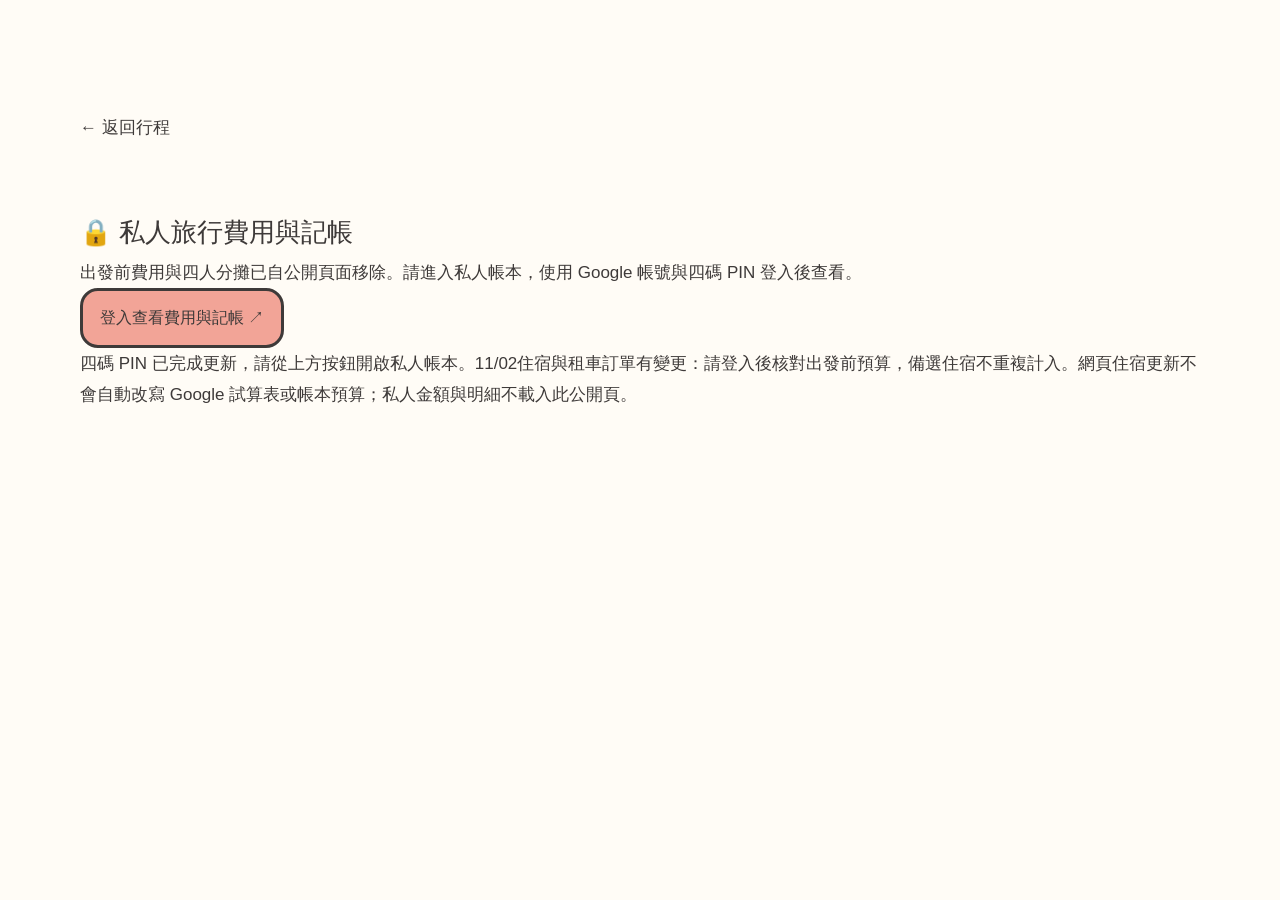
<file: budget.html>
<!doctype html><html lang="zh-Hant"><head><meta charset="utf-8"><meta name="viewport" content="width=device-width,initial-scale=1"><title>私人旅行費用與記帳</title><link rel="stylesheet" href="style.css"></head><body><main class="container"><p><a href="index.html">← 返回行程</a></p><section class="section"><h1>🔒 私人旅行費用與記帳</h1><p>出發前費用與四人分攤已自公開頁面移除。請進入私人帳本，使用 Google 帳號與四碼 PIN 登入後查看。</p><a class="primary" href="https://script.google.com/macros/s/AKfycbw-0ipJekujt643eoPl1j1UEPsug-RVPfaYlS17D0u_3uTpHfnZd0RSYgsHaTDaQuAing/exec" target="_blank" rel="noopener noreferrer">登入查看費用與記帳 ↗</a><p>四碼 PIN 已完成更新，請從上方按鈕開啟私人帳本。11/02住宿與租車訂單有變更：請登入後核對出發前預算，備選住宿不重複計入。網頁住宿更新不會自動改寫 Google 試算表或帳本預算；私人金額與明細不載入此公開頁。</p></section></main></body></html>
</file>
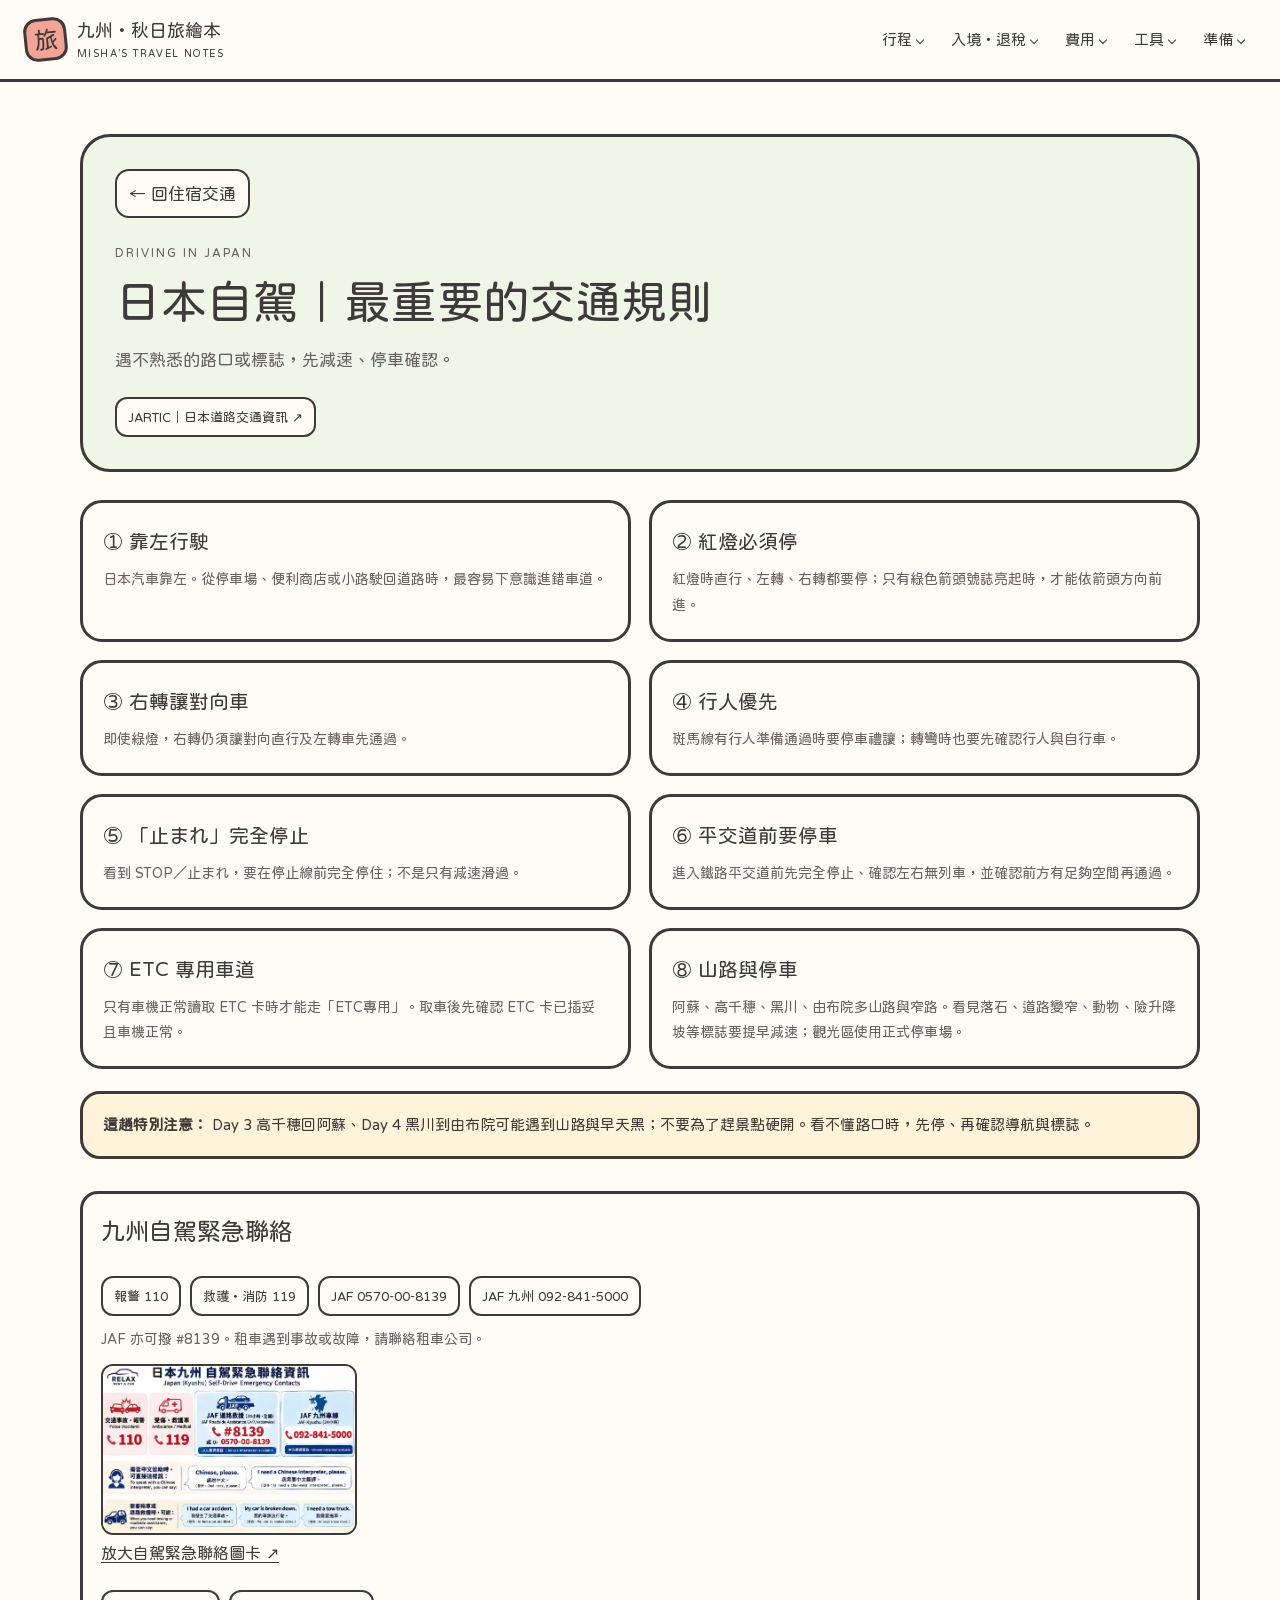
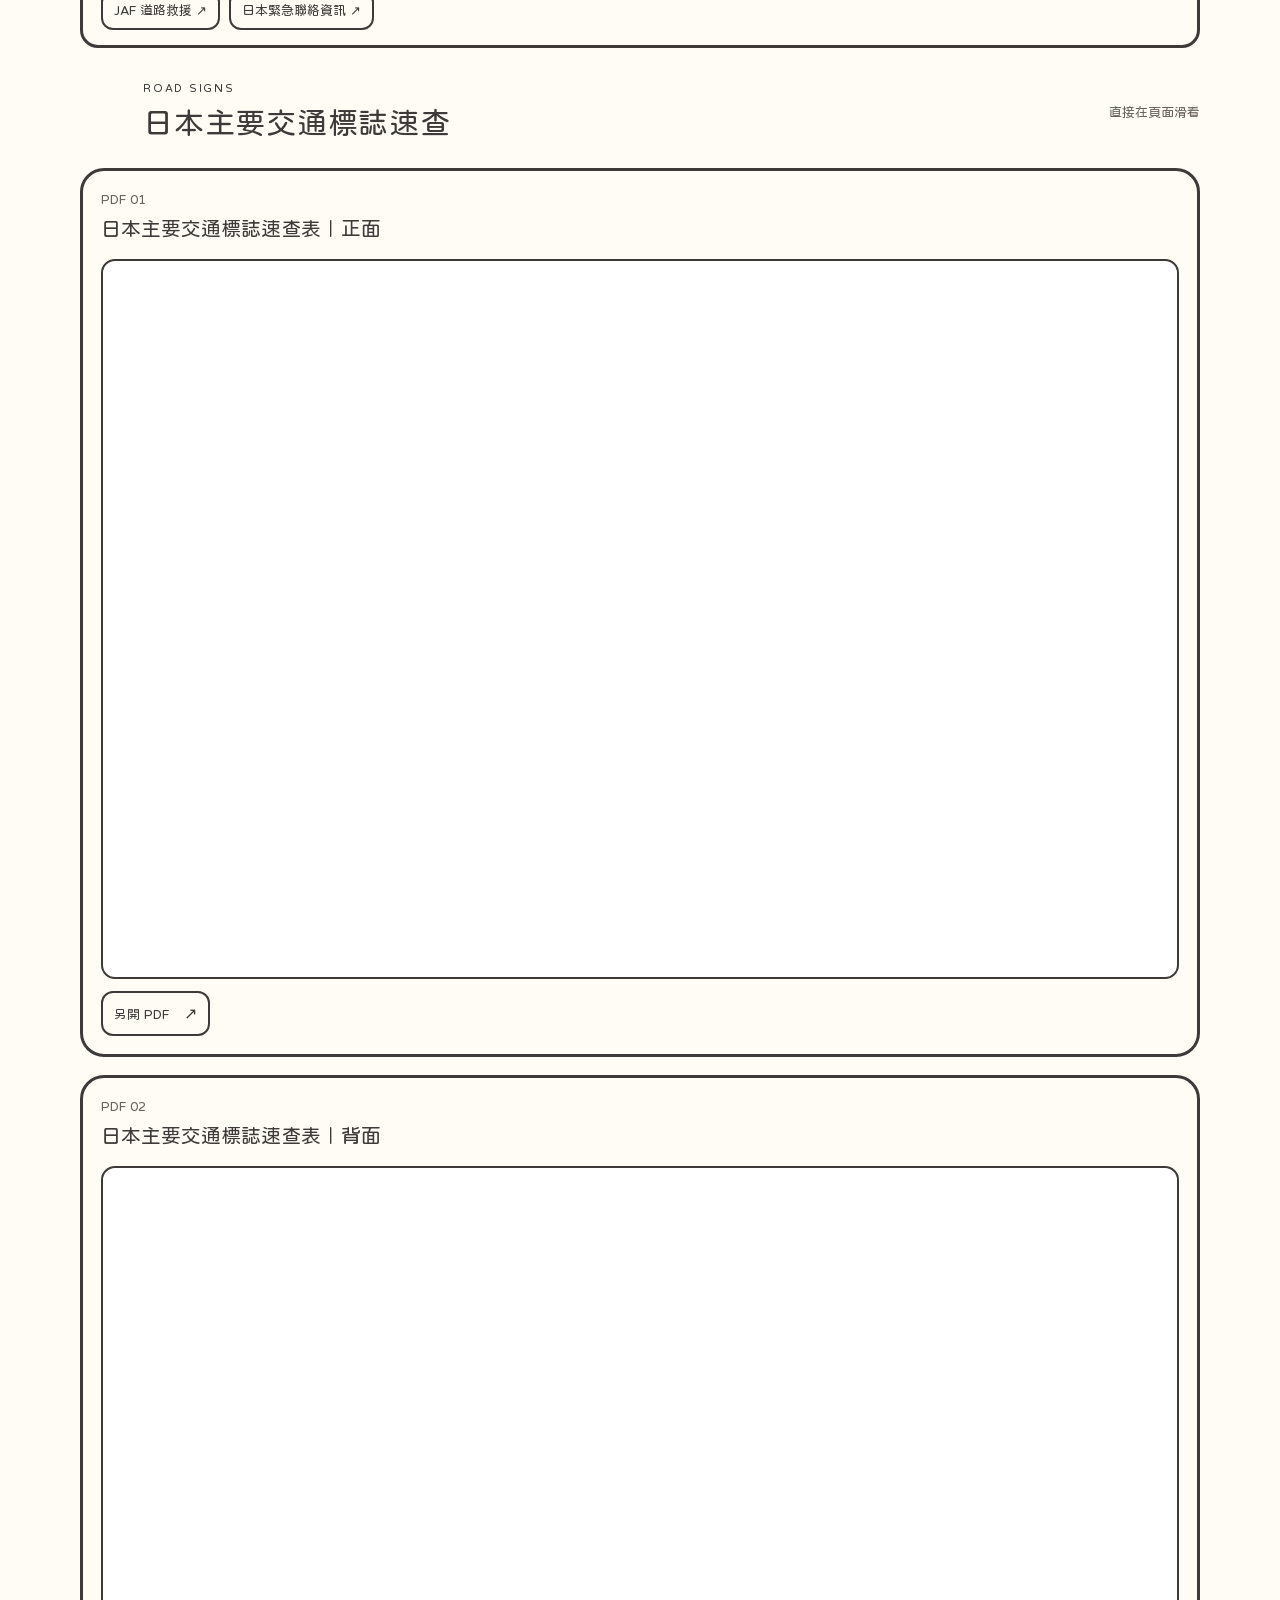
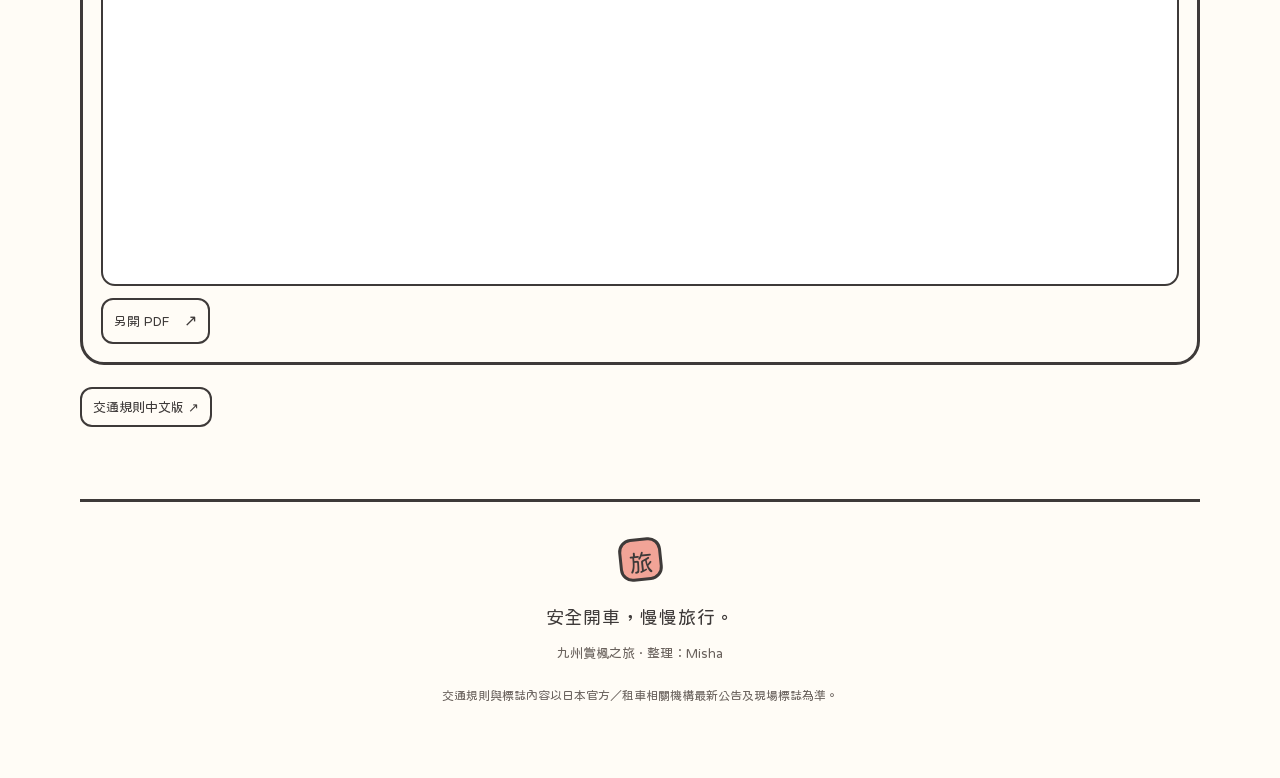
<file: driving.html>
<!doctype html>
<html lang="zh-Hant">
<head>
  <meta charset="utf-8">
  <meta name="viewport" content="width=device-width, initial-scale=1">
  <meta name="theme-color" content="#FFFCF6">
  <meta name="description" content="九州自駕旅行用：日本交通規則與主要交通標誌速查。">
  <title>日本自駕規則｜九州賞楓之旅</title>
  <link rel="icon" href="assets/maple.svg" type="image/svg+xml">
  <link rel="preconnect" href="https://fonts.googleapis.com">
  <link rel="preconnect" href="https://fonts.gstatic.com" crossorigin>
  <link href="https://fonts.googleapis.com/css2?family=Huninn&display=swap" rel="stylesheet">
  <link rel="stylesheet" href="style.css?v=20261118-tools">
  <script src="navigation.js?v=20261118-tools" defer></script>
</head>
<body>
  <header class="topbar"><div class="topbar-inner"><a class="brand" href="index.html#home"><span class="brand-mark" aria-hidden="true">旅</span><span>九州・秋日旅繪本<small>MISHA’S TRAVEL NOTES</small></span></a><nav class="section-nav grouped-nav" aria-label="內容導覽">
  <details class="nav-group" name="trip-nav">
    <summary>行程</summary>
    <div class="nav-links">
      <a href="index.html#route-map">路線總覽</a>
      <a href="index.html#itinerary">每日行程</a>
      <a href="index.html#stay">住宿交通</a>
    </div>
  </details>
  <details class="nav-group" name="trip-nav">
    <summary>入境・退稅</summary>
    <div class="nav-links">
      <a href="entry-exit.html#arrival">入境資訊</a>
      <a href="entry-exit.html#departure">出境流程</a>
      <a href="entry-exit.html#tax-basics">退稅流程</a>
      <a href="https://misha-japan-tax-refund.yr0405mi.chatgpt.site" target="_blank" rel="noopener noreferrer">日本退稅小幫手 ↗</a>
    </div>
  </details>
  <details class="nav-group" name="trip-nav">
    <summary>費用</summary>
    <div class="nav-links">
      <a href="index.html#budget">費用預算</a>
      <a href="budget.html">私人帳本</a>
    </div>
  </details>
  <details class="nav-group" name="trip-nav">
    <summary>工具</summary>
    <div class="nav-links">
      <a href="index.html#travel-tools">實用工具</a>
      <a href="index.html#travel-info">天氣楓紅</a>
      <a href="#main">自駕規則</a>
      <a href="#emergency">緊急聯絡</a>
      <a href="#signs">標誌速查</a>
      <a href="index.html#phrases">旅途字卡</a>
    </div>
  </details>
  <details class="nav-group" name="trip-nav">
    <summary>準備</summary>
    <div class="nav-links">
      <a href="index.html#checklist">行前清單</a>
      <a href="index.html#packing">行李整理</a>
    </div>
  </details>
</nav></div></header>
  <main id="main" class="container rules-page">
    <section class="rules-hero">
      <a class="rules-back" href="index.html#stay">← 回住宿交通</a>
      <p class="eyebrow">DRIVING IN JAPAN</p>
      <h1>日本自駕｜最重要的交通規則</h1>
      <p>遇不熟悉的路口或標誌，先減速、停車確認。</p>
      <div class="official-links"><a href="https://www.jartic.or.jp/" target="_blank" rel="noopener noreferrer">JARTIC｜日本道路交通資訊 ↗</a></div>
    </section>

    <section class="rules-grid" aria-label="日本自駕重點">
      <article class="rule-card"><h2>① 靠左行駛</h2><p>日本汽車靠左。從停車場、便利商店或小路駛回道路時，最容易下意識進錯車道。</p></article>
      <article class="rule-card"><h2>② 紅燈必須停</h2><p>紅燈時直行、左轉、右轉都要停；只有綠色箭頭號誌亮起時，才能依箭頭方向前進。</p></article>
      <article class="rule-card"><h2>③ 右轉讓對向車</h2><p>即使綠燈，右轉仍須讓對向直行及左轉車先通過。</p></article>
      <article class="rule-card"><h2>④ 行人優先</h2><p>斑馬線有行人準備通過時要停車禮讓；轉彎時也要先確認行人與自行車。</p></article>
      <article class="rule-card"><h2>⑤ 「止まれ」完全停止</h2><p>看到 STOP／止まれ，要在停止線前完全停住；不是只有減速滑過。</p></article>
      <article class="rule-card"><h2>⑥ 平交道前要停車</h2><p>進入鐵路平交道前先完全停止、確認左右無列車，並確認前方有足夠空間再通過。</p></article>
      <article class="rule-card"><h2>⑦ ETC 專用車道</h2><p>只有車機正常讀取 ETC 卡時才能走「ETC專用」。取車後先確認 ETC 卡已插妥且車機正常。</p></article>
      <article class="rule-card"><h2>⑧ 山路與停車</h2><p>阿蘇、高千穗、黑川、由布院多山路與窄路。看見落石、道路變窄、動物、險升降坡等標誌要提早減速；觀光區使用正式停車場。</p></article>
    </section>

    <aside class="rules-note">
      <strong>這趟特別注意：</strong> Day 3 高千穗回阿蘇、Day 4 黑川到由布院可能遇到山路與早天黑；不要為了趕景點硬開。看不懂路口時，先停、再確認導航與標誌。
    </aside>

    <section id="emergency" class="pdf-section" aria-labelledby="emergency-title">
      <div class="detail-box"><h2 id="emergency-title">九州自駕緊急聯絡</h2>
        <div class="official-links"><a href="tel:110">報警 110</a><a href="tel:119">救護・消防 119</a><a href="tel:0570008139">JAF 0570-00-8139</a><a href="tel:0928415000">JAF 九州 092-841-5000</a></div>
        <p>JAF 亦可撥 #8139。租車遇到事故或故障，請聯絡租車公司。</p>
        <a class="reference-image" href="assets/kyushu-driving-emergency.webp" target="_blank" rel="noopener" aria-label="放大自駕緊急聯絡圖卡（另開視窗）"><img src="assets/kyushu-driving-emergency.webp" alt="自駕緊急聯絡圖卡" width="1134" height="750" loading="lazy"><span>放大自駕緊急聯絡圖卡 ↗</span></a>
        <div class="official-links"><a href="https://jaf.or.jp/common/call-road-service/phone" target="_blank" rel="noopener noreferrer">JAF 道路救援 ↗</a> <a href="https://www.jnto.go.jp/emergency/eng/mi_guide.html" target="_blank" rel="noopener noreferrer">日本緊急聯絡資訊 ↗</a></div>
      </div>
    </section>

    <section id="signs" class="pdf-section">
      <div class="section-heading"><div><p class="eyebrow">ROAD SIGNS</p><h2>日本主要交通標誌速查</h2></div><span class="section-aside">直接在頁面滑看</span></div>

      <article class="pdf-card">
        <header><div><p class="small-label">PDF 01</p><h2>日本主要交通標誌速查表｜正面</h2></div></header>
        <iframe title="日本主要交通標誌速查表正面" src="https://rental-car-tips.jp/tw/wp-content/themes/rentacar_tw/images/rules/rent_hayamihyo_jpn_omote.pdf#view=FitH"></iframe>
        <div class="links"><a class="map-link" href="https://rental-car-tips.jp/tw/wp-content/themes/rentacar_tw/images/rules/rent_hayamihyo_jpn_omote.pdf" target="_blank" rel="noopener noreferrer">另開 PDF</a></div>
      </article>

      <article class="pdf-card">
        <header><div><p class="small-label">PDF 02</p><h2>日本主要交通標誌速查表｜背面</h2></div></header>
        <iframe title="日本主要交通標誌速查表背面" src="https://rental-car-tips.jp/tw/wp-content/themes/rentacar_tw/images/rules/rent_hayamihyo_jpn_ura.pdf#view=FitH"></iframe>
        <div class="links"><a class="map-link" href="https://rental-car-tips.jp/tw/wp-content/themes/rentacar_tw/images/rules/rent_hayamihyo_jpn_ura.pdf" target="_blank" rel="noopener noreferrer">另開 PDF</a></div>
      </article>

      <div class="official-links"><a href="https://rental-car-tips.jp/tw/rules/" target="_blank" rel="noopener noreferrer">交通規則中文版 ↗</a></div>
    </section>

    <footer><div class="footer-mark">旅</div><p>安全開車，慢慢旅行。</p><span>九州賞楓之旅 · 整理：Misha</span><small>交通規則與標誌內容以日本官方／租車相關機構最新公告及現場標誌為準。</small></footer>
  </main>
</body>
</html>
</file>
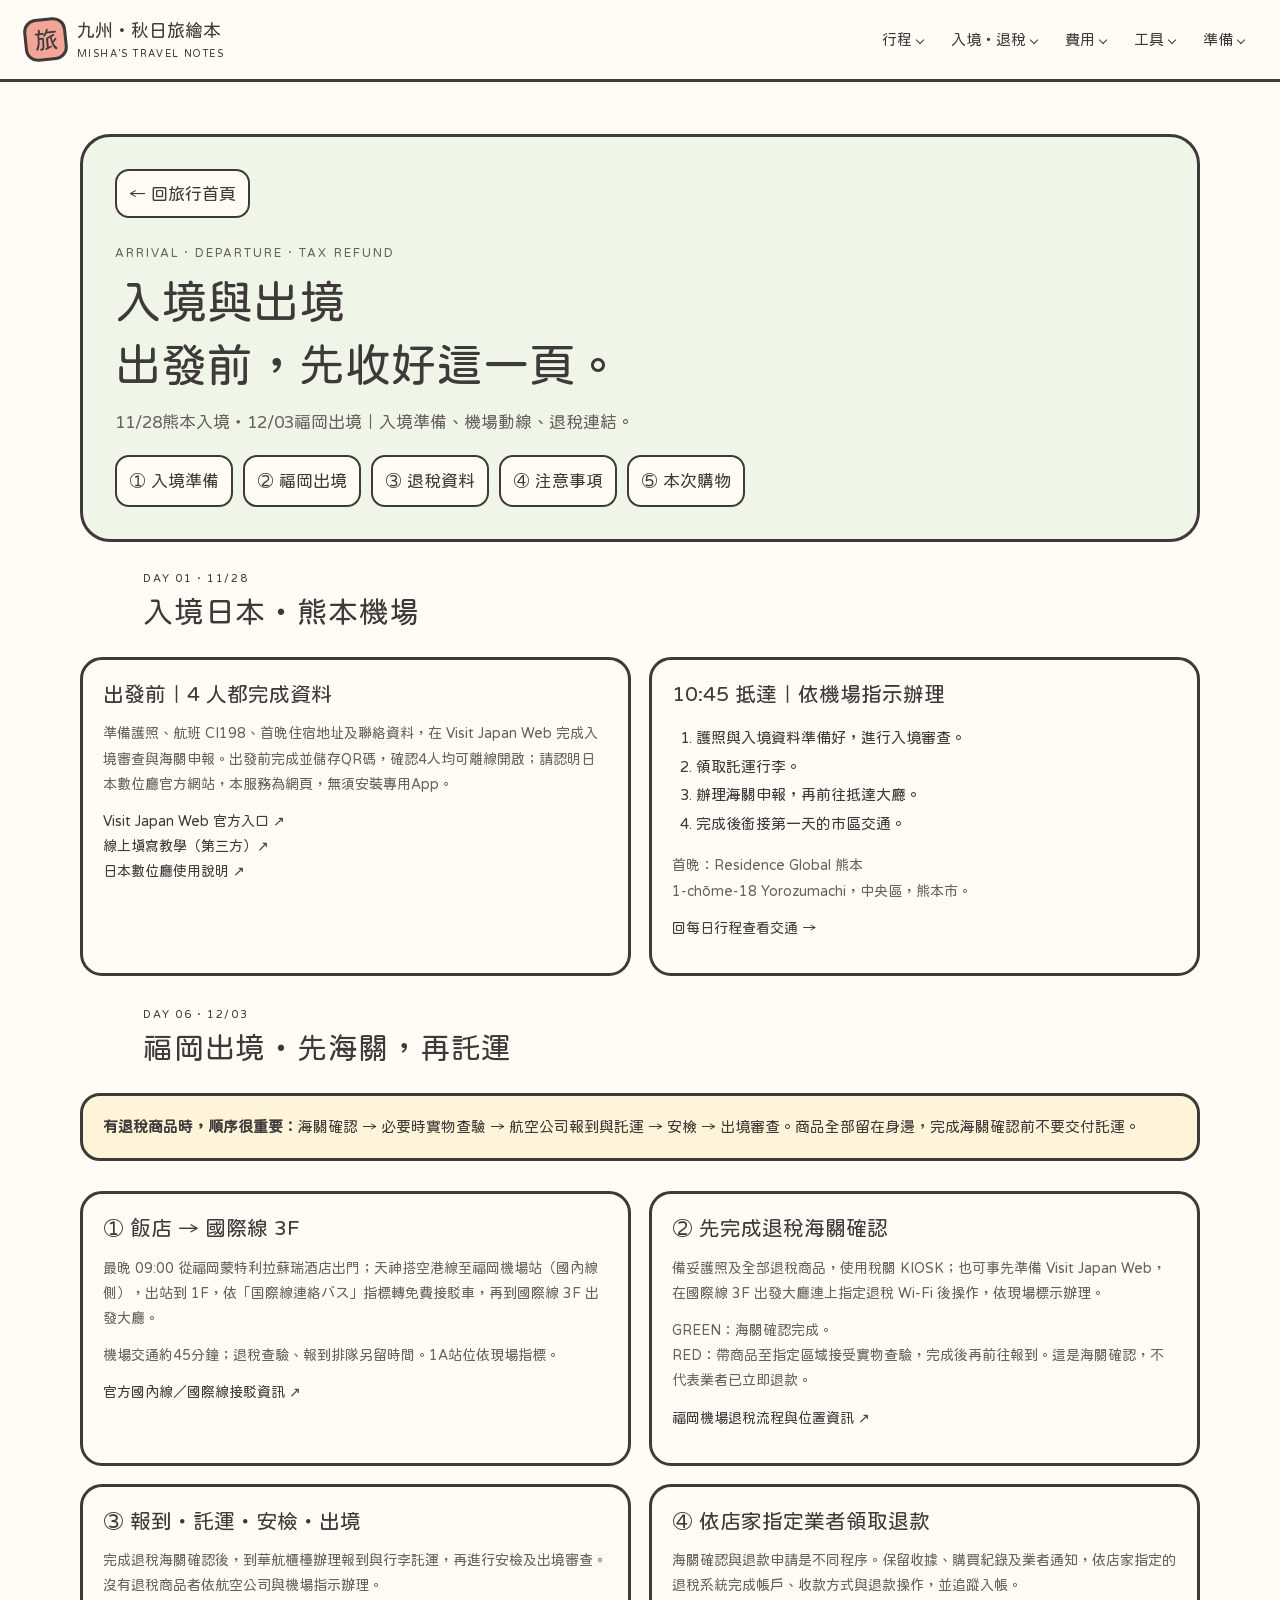
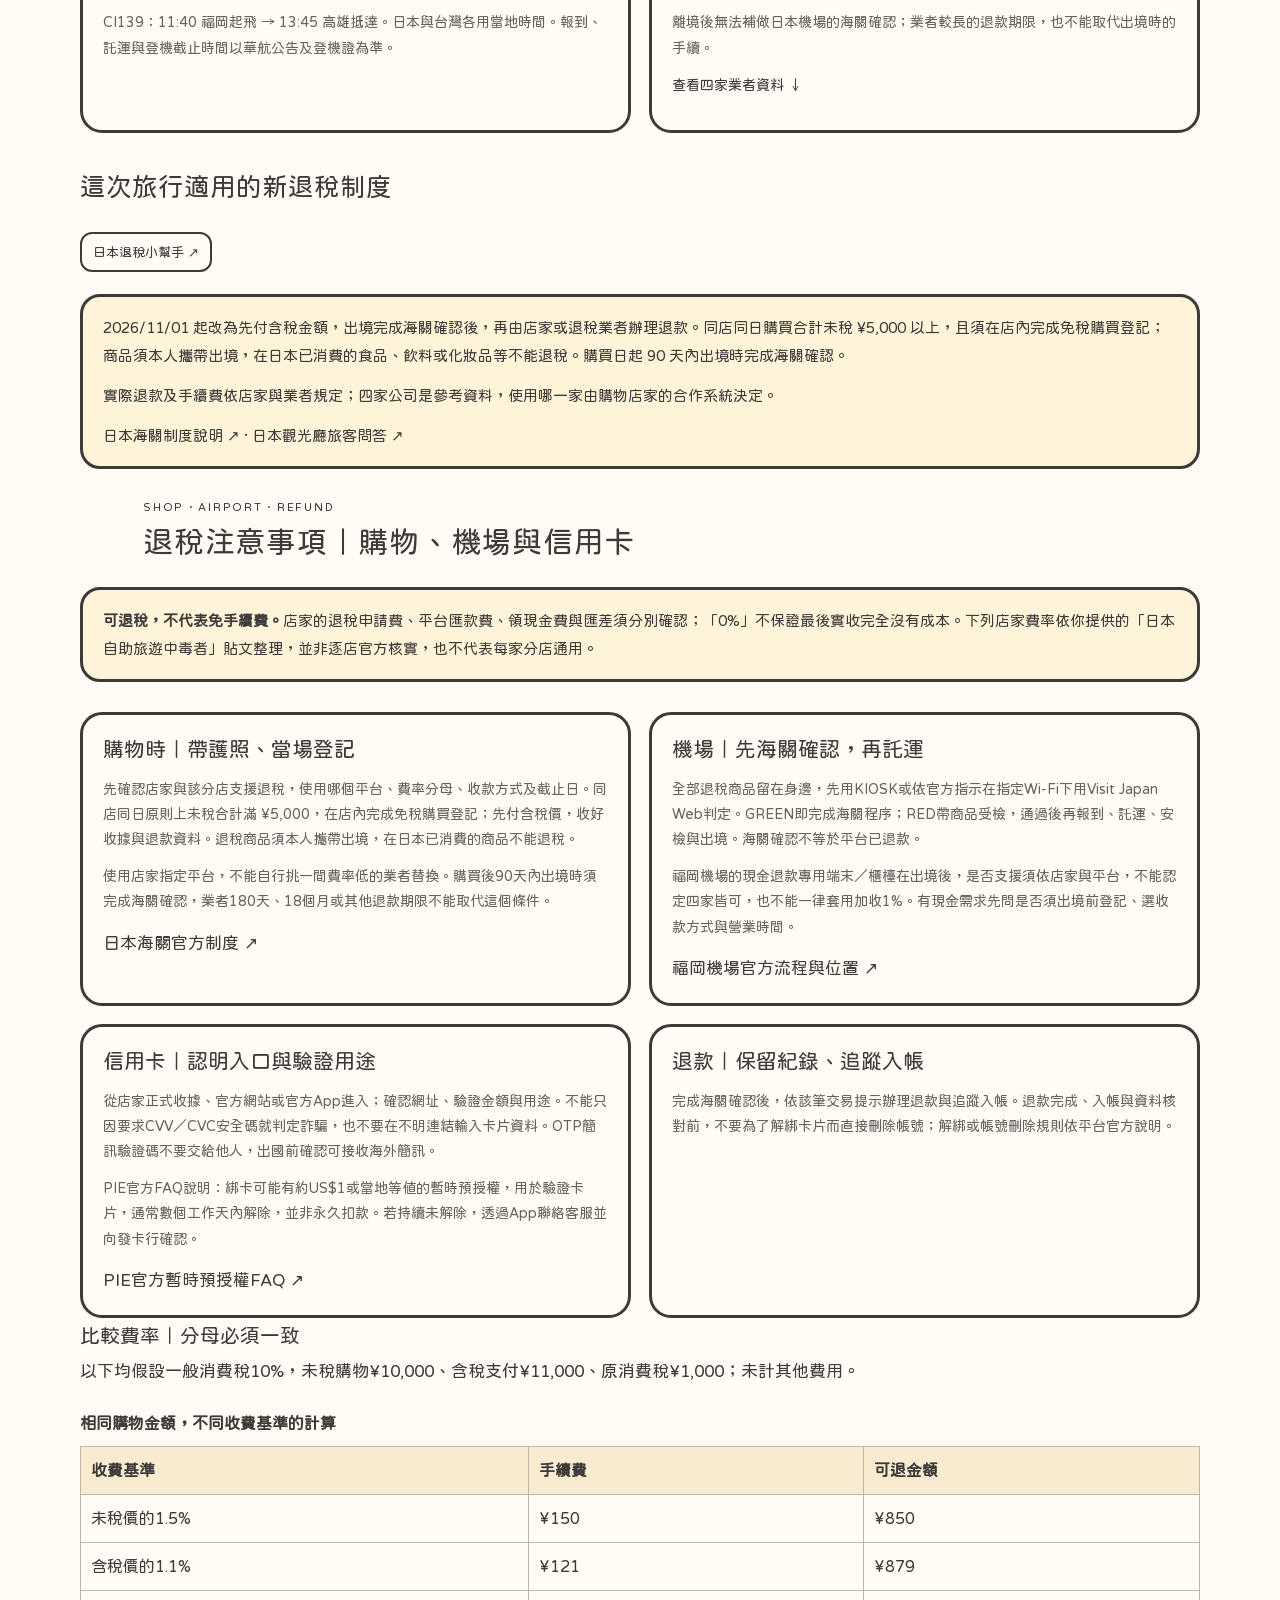
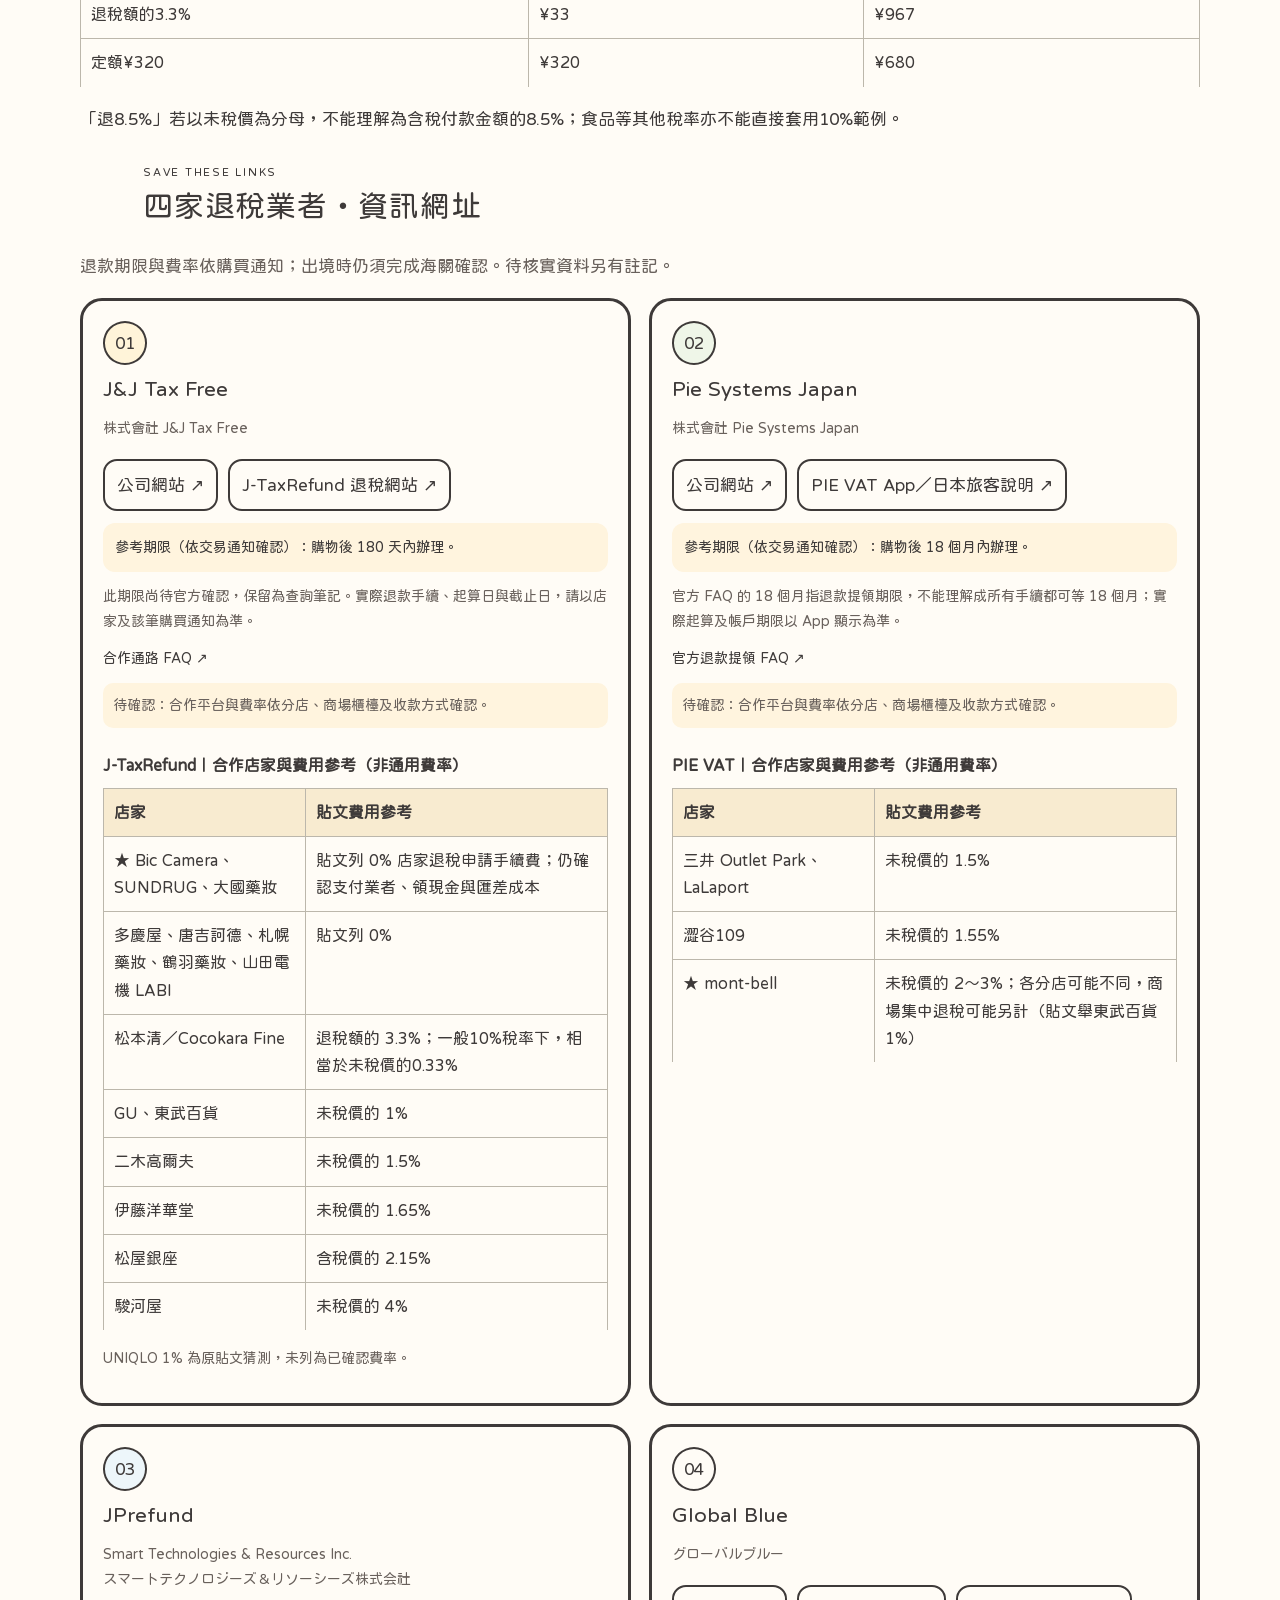
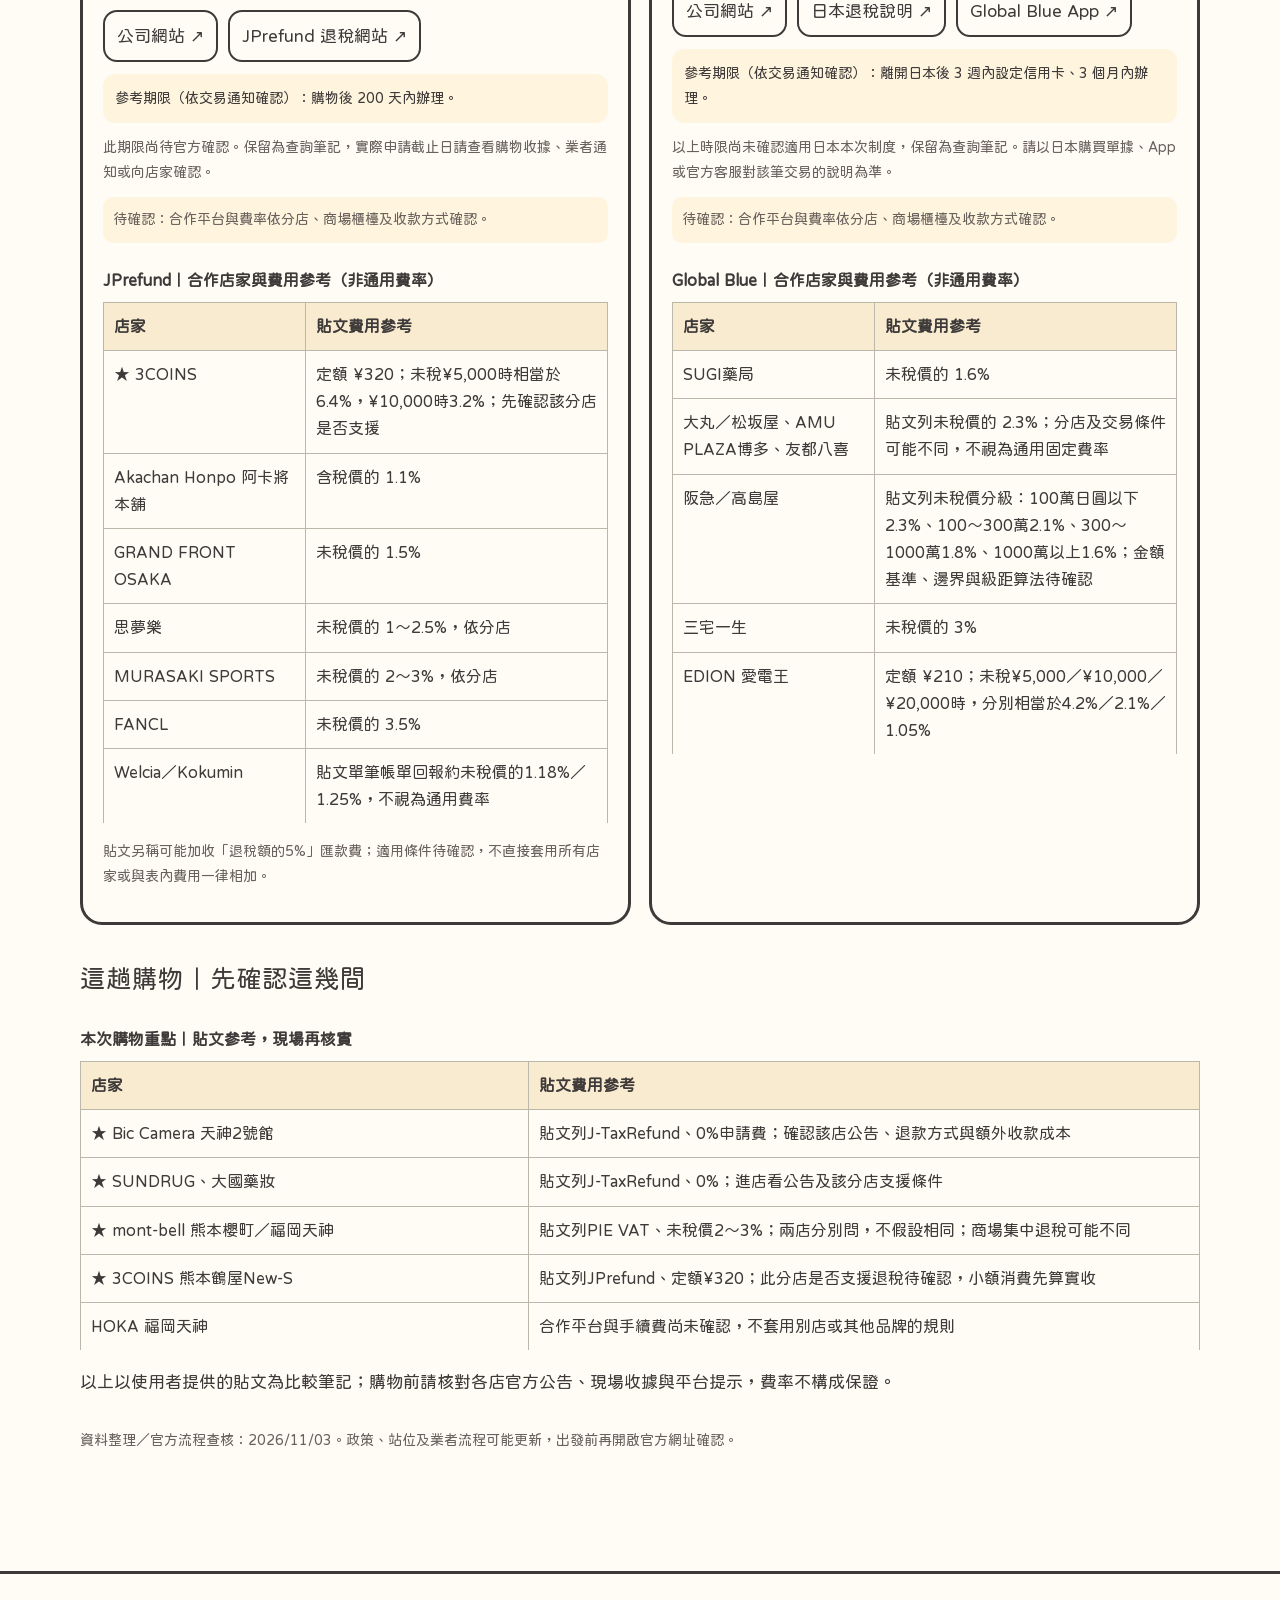
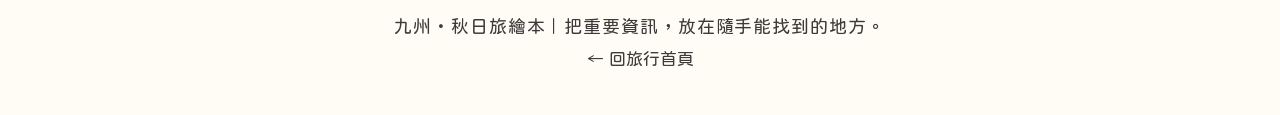
<file: entry-exit.html>
<!doctype html>
<html lang="zh-Hant">
<head>
  <meta charset="utf-8">
  <meta name="viewport" content="width=device-width, initial-scale=1">
  <meta name="theme-color" content="#FFFCF6">
  <meta name="description" content="九州旅行的入境、出境與退稅資料，保留四家退稅業者網站與 App 連結。">
  <title>入境與出境・退稅參考｜九州賞楓之旅</title>
  <link rel="icon" href="assets/maple.svg" type="image/svg+xml">
  <link rel="preconnect" href="https://fonts.googleapis.com">
  <link rel="preconnect" href="https://fonts.gstatic.com" crossorigin>
  <link href="https://fonts.googleapis.com/css2?family=Huninn&display=swap" rel="stylesheet">
  <link rel="stylesheet" href="style.css?v=20261118-tools">
  <script src="navigation.js?v=20261118-tools" defer></script>
</head>
<body>
<a class="skip" href="#main">跳到主要內容</a>
<header class="topbar"><div class="topbar-inner"><a class="brand" href="index.html#home"><span class="brand-mark" aria-hidden="true">旅</span><span>九州・秋日旅繪本<small>MISHA’S TRAVEL NOTES</small></span></a><nav class="section-nav grouped-nav" aria-label="內容導覽">
  <details class="nav-group" name="trip-nav">
    <summary>行程</summary>
    <div class="nav-links">
      <a href="index.html#route-map">路線總覽</a>
      <a href="index.html#itinerary">每日行程</a>
      <a href="index.html#stay">住宿交通</a>
    </div>
  </details>
  <details class="nav-group" name="trip-nav">
    <summary>入境・退稅</summary>
    <div class="nav-links">
      <a href="#arrival">入境資訊</a>
      <a href="#departure">出境流程</a>
      <a href="#tax-basics">退稅流程</a>
      <a href="https://misha-japan-tax-refund.yr0405mi.chatgpt.site" target="_blank" rel="noopener noreferrer">日本退稅小幫手 ↗</a>
    </div>
  </details>
  <details class="nav-group" name="trip-nav">
    <summary>費用</summary>
    <div class="nav-links">
      <a href="index.html#budget">費用預算</a>
      <a href="budget.html">私人帳本</a>
    </div>
  </details>
  <details class="nav-group" name="trip-nav">
    <summary>工具</summary>
    <div class="nav-links">
      <a href="index.html#travel-tools">實用工具</a>
      <a href="index.html#travel-info">天氣楓紅</a>
      <a href="driving.html">自駕規則</a>
      <a href="index.html#phrases">旅途字卡</a>
    </div>
  </details>
  <details class="nav-group" name="trip-nav">
    <summary>準備</summary>
    <div class="nav-links">
      <a href="index.html#checklist">行前清單</a>
      <a href="index.html#packing">行李整理</a>
    </div>
  </details>
</nav></div></header>
<main id="main" class="container rules-page">
<section class="rules-hero"><a class="rules-back" href="index.html">← 回旅行首頁</a><p class="eyebrow">ARRIVAL · DEPARTURE · TAX REFUND</p><h1>入境與出境<br>出發前，先收好這一頁。</h1><p>11/28熊本入境・12/03福岡出境｜入境準備、機場動線、退稅連結。</p><nav class="quick-links" aria-label="頁內導覽"><a href="#arrival">① 入境準備</a><a href="#departure">② 福岡出境</a><a href="#refund">③ 退稅資料</a><a href="#refund-notes">④ 注意事項</a><a href="#trip-shopping">⑤ 本次購物</a></nav></section>
<section id="arrival"><div class="section-heading"><div><p class="eyebrow">DAY 01 · 11/28</p><h2>入境日本・熊本機場</h2></div></div>
<div class="rules-grid"><article class="rule-card"><h3>出發前｜4 人都完成資料</h3><p>準備護照、航班 CI198、首晚住宿地址及聯絡資料，在 Visit Japan Web 完成入境審查與海關申報。出發前完成並儲存QR碼，確認4人均可離線開啟；請認明日本數位廳官方網站，本服務為網頁，無須安裝專用App。</p><p><a href="https://services.digital.go.jp/zh-cmn-hant/visit-japan-web/" target="_blank" rel="noopener noreferrer">Visit Japan Web 官方入口 ↗</a><br><a href="https://debbiechien.com/visit-japan-web/" target="_blank" rel="noopener noreferrer">線上填寫教學（第三方）↗</a><br><a href="https://www.digital.go.jp/policies/visit_japan_web" target="_blank" rel="noopener noreferrer">日本數位廳使用說明 ↗</a></p></article>
<article class="rule-card"><h3>10:45 抵達｜依機場指示辦理</h3><ol><li>護照與入境資料準備好，進行入境審查。</li><li>領取託運行李。</li><li>辦理海關申報，再前往抵達大廳。</li><li>完成後銜接第一天的市區交通。</li></ol><p>首晚：Residence Global 熊本<br>1-chōme-18 Yorozumachi，中央區，熊本市。</p><p><a href="index.html#itinerary">回每日行程查看交通 →</a></p></article></div></section>
<section id="departure" class="entry-section"><div class="section-heading"><div><p class="eyebrow">DAY 06 · 12/03</p><h2>福岡出境・先海關，再託運</h2></div></div>
<aside class="rules-note"><strong>有退稅商品時，順序很重要：</strong>海關確認 → 必要時實物查驗 → 航空公司報到與託運 → 安檢 → 出境審查。商品全部留在身邊，完成海關確認前不要交付託運。</aside>
<div class="rules-grid entry-section"><article class="rule-card"><h3>① 飯店 → 國際線 3F</h3><p>最晚 09:00 從福岡蒙特利拉蘇瑞酒店出門；天神搭空港線至福岡機場站（國內線側），出站到 1F，依「国際線連絡バス」指標轉免費接駁車，再到國際線 3F 出發大廳。</p><p>機場交通約45分鐘；退稅查驗、報到排隊另留時間。1A站位依現場指標。</p><p><a href="https://www.fukuoka-airport.jp/access/bus2.html" target="_blank" rel="noopener noreferrer">官方國內線／國際線接駁資訊 ↗</a></p></article>
<article class="rule-card"><h3>② 先完成退稅海關確認</h3><p>備妥護照及全部退稅商品，使用稅關 KIOSK；也可事先準備 Visit Japan Web，在國際線 3F 出發大廳連上指定退稅 Wi-Fi 後操作，依現場標示辦理。</p><p>GREEN：海關確認完成。<br>RED：帶商品至指定區域接受實物查驗，完成後再前往報到。這是海關確認，不代表業者已立即退款。</p><p><a href="https://www.fukuoka-airport.jp/taxrefund_info.html" target="_blank" rel="noopener noreferrer">福岡機場退稅流程與位置資訊 ↗</a></p></article>
<article class="rule-card"><h3>③ 報到・託運・安檢・出境</h3><p>完成退稅海關確認後，到華航櫃檯辦理報到與行李託運，再進行安檢及出境審查。沒有退稅商品者依航空公司與機場指示辦理。</p><p>CI139：11:40 福岡起飛 → 13:45 高雄抵達。日本與台灣各用當地時間。報到、託運與登機截止時間以華航公告及登機證為準。</p></article>
<article class="rule-card"><h3>④ 依店家指定業者領取退款</h3><p>海關確認與退款申請是不同程序。保留收據、購買紀錄及業者通知，依店家指定的退稅系統完成帳戶、收款方式與退款操作，並追蹤入帳。</p><p>離境後無法補做日本機場的海關確認；業者較長的退款期限，也不能取代出境時的手續。</p><p><a href="#refund">查看四家業者資料 ↓</a></p></article></div></section>
<section class="entry-section" aria-labelledby="tax-basics"><h2 id="tax-basics">這次旅行適用的新退稅制度</h2><div class="official-links"><a href="https://misha-japan-tax-refund.yr0405mi.chatgpt.site" target="_blank" rel="noopener noreferrer">日本退稅小幫手 ↗</a></div><aside class="rules-note"><p>2026/11/01 起改為先付含稅金額，出境完成海關確認後，再由店家或退稅業者辦理退款。同店同日購買合計未稅 ¥5,000 以上，且須在店內完成免稅購買登記；商品須本人攜帶出境，在日本已消費的食品、飲料或化妝品等不能退稅。購買日起 90 天內出境時完成海關確認。</p><p>實際退款及手續費依店家與業者規定；四家公司是參考資料，使用哪一家由購物店家的合作系統決定。</p><p><a href="https://www.customs.go.jp/kaigairyoko/taxrefund.htm" target="_blank" rel="noopener noreferrer">日本海關制度說明 ↗</a> · <a href="https://www.mlit.go.jp/kankocho/tax-free/page01_000001_00023.html" target="_blank" rel="noopener noreferrer">日本觀光廳旅客問答 ↗</a></p></aside></section>
<section id="refund-notes" class="entry-section"><div class="section-heading"><div><p class="eyebrow">SHOP · AIRPORT · REFUND</p><h2>退稅注意事項｜購物、機場與信用卡</h2></div></div>
<aside class="rules-note"><strong>可退稅，不代表免手續費。</strong>店家的退稅申請費、平台匯款費、領現金費與匯差須分別確認；「0%」不保證最後實收完全沒有成本。下列店家費率依你提供的「日本自助旅遊中毒者」貼文整理，並非逐店官方核實，也不代表每家分店通用。</aside>
<div class="rules-grid entry-section">
<article class="rule-card"><h3>購物時｜帶護照、當場登記</h3><p>先確認店家與該分店支援退稅，使用哪個平台、費率分母、收款方式及截止日。同店同日原則上未稅合計滿 ¥5,000，在店內完成免稅購買登記；先付含稅價，收好收據與退款資料。退稅商品須本人攜帶出境，在日本已消費的商品不能退稅。</p><p>使用店家指定平台，不能自行挑一間費率低的業者替換。購買後90天內出境時須完成海關確認，業者180天、18個月或其他退款期限不能取代這個條件。</p><a href="https://www.customs.go.jp/kaigairyoko/taxrefund.htm" target="_blank" rel="noopener noreferrer">日本海關官方制度 ↗</a></article>
<article class="rule-card"><h3>機場｜先海關確認，再託運</h3><p>全部退稅商品留在身邊，先用KIOSK或依官方指示在指定Wi-Fi下用Visit Japan Web判定。GREEN即完成海關程序；RED帶商品受檢，通過後再報到、託運、安檢與出境。海關確認不等於平台已退款。</p><p>福岡機場的現金退款專用端末／櫃檯在出境後，是否支援須依店家與平台，不能認定四家皆可，也不能一律套用加收1%。有現金需求先問是否須出境前登記、選收款方式與營業時間。</p><a href="https://www.fukuoka-airport.jp/taxrefund_info.html" target="_blank" rel="noopener noreferrer">福岡機場官方流程與位置 ↗</a></article>
<article class="rule-card"><h3>信用卡｜認明入口與驗證用途</h3><p>從店家正式收據、官方網站或官方App進入；確認網址、驗證金額與用途。不能只因要求CVV／CVC安全碼就判定詐騙，也不要在不明連結輸入卡片資料。OTP簡訊驗證碼不要交給他人，出國前確認可接收海外簡訊。</p><p>PIE官方FAQ說明：綁卡可能有約US$1或當地等值的暫時預授權，用於驗證卡片，通常數個工作天內解除，並非永久扣款。若持續未解除，透過App聯絡客服並向發卡行確認。</p><a href="https://help.pievat.com/en/articles/6875193-why-do-i-see-a-temporary-charge-after-adding-my-card" target="_blank" rel="noopener noreferrer">PIE官方暫時預授權FAQ ↗</a></article>
<article class="rule-card"><h3>退款｜保留紀錄、追蹤入帳</h3><p>完成海關確認後，依該筆交易提示辦理退款與追蹤入帳。退款完成、入帳與資料核對前，不要為了解綁卡片而直接刪除帳號；解綁或帳號刪除規則依平台官方說明。</p></article>
</div>
<h3>比較費率｜分母必須一致</h3><p>以下均假設一般消費稅10%，未稅購物¥10,000、含稅支付¥11,000、原消費稅¥1,000；未計其他費用。</p>
<div class="refund-table"><table><caption>相同購物金額，不同收費基準的計算</caption><thead><tr><th>收費基準</th><th>手續費</th><th>可退金額</th></tr></thead><tbody><tr><td>未稅價的1.5%</td><td>¥150</td><td>¥850</td></tr><tr><td>含稅價的1.1%</td><td>¥121</td><td>¥879</td></tr><tr><td>退稅額的3.3%</td><td>¥33</td><td>¥967</td></tr><tr><td>定額¥320</td><td>¥320</td><td>¥680</td></tr></tbody></table></div><p>「退8.5%」若以未稅價為分母，不能理解為含稅付款金額的8.5%；食品等其他稅率亦不能直接套用10%範例。</p>
</section>
<section id="refund" class="entry-section"><div class="section-heading"><div><p class="eyebrow">SAVE THESE LINKS</p><h2>四家退稅業者・資訊網址</h2></div></div><p class="source-intro">退款期限與費率依購買通知；出境時仍須完成海關確認。待核實資料另有註記。</p>
<div class="rules-grid">
<article class="rule-card provider"><span class="provider-number">01</span><h3>J&amp;J Tax Free</h3><p>株式會社 J&amp;J Tax Free</p><div class="reference-links"><a href="https://j-taxfree.jp/" target="_blank" rel="noopener noreferrer">公司網站 ↗</a><a href="https://j-taxrefund.com/" target="_blank" rel="noopener noreferrer">J-TaxRefund 退稅網站 ↗</a></div><p class="deadline">參考期限（依交易通知確認）：購物後 180 天內辦理。</p><p>此期限尚待官方確認，保留為查詢筆記。實際退款手續、起算日與截止日，請以店家及該筆購買通知為準。</p><p><a href="https://www.taxfreeonline.jp/ja/pages/faq" target="_blank" rel="noopener noreferrer">合作通路 FAQ ↗</a></p><p class="evidence-label">待確認：合作平台與費率依分店、商場櫃檯及收款方式確認。</p><div class="refund-table"><table><caption>J-TaxRefund｜合作店家與費用參考（非通用費率）</caption><thead><tr><th scope="col">店家</th><th scope="col">貼文費用參考</th></tr></thead><tbody><tr><td>★ Bic Camera、SUNDRUG、大國藥妝</td><td>貼文列 0% 店家退稅申請手續費；仍確認支付業者、領現金與匯差成本</td></tr><tr><td>多慶屋、唐吉訶德、札幌藥妝、鶴羽藥妝、山田電機 LABI</td><td>貼文列 0%</td></tr><tr><td>松本清／Cocokara Fine</td><td>退稅額的 3.3%；一般10%稅率下，相當於未稅價的0.33%</td></tr><tr><td>GU、東武百貨</td><td>未稅價的 1%</td></tr><tr><td>二木高爾夫</td><td>未稅價的 1.5%</td></tr><tr><td>伊藤洋華堂</td><td>未稅價的 1.65%</td></tr><tr><td>松屋銀座</td><td>含稅價的 2.15%</td></tr><tr><td>駿河屋</td><td>未稅價的 4%</td></tr></tbody></table></div><p>UNIQLO 1% 為原貼文猜測，未列為已確認費率。</p></article>
<article class="rule-card provider"><span class="provider-number">02</span><h3>Pie Systems Japan</h3><p>株式會社 Pie Systems Japan</p><div class="reference-links"><a href="https://pievat.com/" target="_blank" rel="noopener noreferrer">公司網站 ↗</a><a href="https://pievat.com/tourists/japan/zh-tw" target="_blank" rel="noopener noreferrer">PIE VAT App／日本旅客說明 ↗</a></div><p class="deadline">參考期限（依交易通知確認）：購物後 18 個月內辦理。</p><p>官方 FAQ 的 18 個月指退款提領期限，不能理解成所有手續都可等 18 個月；實際起算及帳戶期限以 App 顯示為準。</p><p><a href="https://help.pievat.com/en/articles/12304870-how-to-withdraw-your-refund-on-pie-vat-app" target="_blank" rel="noopener noreferrer">官方退款提領 FAQ ↗</a></p><p class="evidence-label">待確認：合作平台與費率依分店、商場櫃檯及收款方式確認。</p><div class="refund-table"><table><caption>PIE VAT｜合作店家與費用參考（非通用費率）</caption><thead><tr><th scope="col">店家</th><th scope="col">貼文費用參考</th></tr></thead><tbody><tr><td>三井 Outlet Park、LaLaport</td><td>未稅價的 1.5%</td></tr><tr><td>澀谷109</td><td>未稅價的 1.55%</td></tr><tr><td>★ mont-bell</td><td>未稅價的 2～3%；各分店可能不同，商場集中退稅可能另計（貼文舉東武百貨1%）</td></tr></tbody></table></div></article>
<article class="rule-card provider"><span class="provider-number">03</span><h3>JPrefund</h3><p>Smart Technologies &amp; Resources Inc.<br>スマートテクノロジーズ＆リソーシーズ株式会社</p><div class="reference-links"><a href="https://s-tar.net/" target="_blank" rel="noopener noreferrer">公司網站 ↗</a><a href="https://jprefund.jp/" target="_blank" rel="noopener noreferrer">JPrefund 退稅網站 ↗</a></div><p class="deadline">參考期限（依交易通知確認）：購物後 200 天內辦理。</p><p>此期限尚待官方確認。保留為查詢筆記，實際申請截止日請查看購物收據、業者通知或向店家確認。</p><p class="evidence-label">待確認：合作平台與費率依分店、商場櫃檯及收款方式確認。</p><div class="refund-table"><table><caption>JPrefund｜合作店家與費用參考（非通用費率）</caption><thead><tr><th scope="col">店家</th><th scope="col">貼文費用參考</th></tr></thead><tbody><tr><td>★ 3COINS</td><td>定額 ¥320；未稅¥5,000時相當於6.4%，¥10,000時3.2%；先確認該分店是否支援</td></tr><tr><td>Akachan Honpo 阿卡將本舖</td><td>含稅價的 1.1%</td></tr><tr><td>GRAND FRONT OSAKA</td><td>未稅價的 1.5%</td></tr><tr><td>思夢樂</td><td>未稅價的 1～2.5%，依分店</td></tr><tr><td>MURASAKI SPORTS</td><td>未稅價的 2～3%，依分店</td></tr><tr><td>FANCL</td><td>未稅價的 3.5%</td></tr><tr><td>Welcia／Kokumin</td><td>貼文單筆帳單回報約未稅價的1.18%／1.25%，不視為通用費率</td></tr></tbody></table></div><p>貼文另稱可能加收「退稅額的5%」匯款費；適用條件待確認，不直接套用所有店家或與表內費用一律相加。</p></article>
<article class="rule-card provider"><span class="provider-number">04</span><h3>Global Blue</h3><p>グローバルブルー</p><div class="reference-links"><a href="https://www.globalblue.com/ja" target="_blank" rel="noopener noreferrer">公司網站 ↗</a><a href="https://www.globalblue.com/zh/shoppers/how-to-shop-tax-free/destinations/japan" target="_blank" rel="noopener noreferrer">日本退稅說明 ↗</a><a href="https://www.globalblue.com/zh/shoppers/global-blue-shop-tax-free-app" target="_blank" rel="noopener noreferrer">Global Blue App ↗</a></div><p class="deadline">參考期限（依交易通知確認）：離開日本後 3 週內設定信用卡、3 個月內辦理。</p><p>以上時限尚未確認適用日本本次制度，保留為查詢筆記。請以日本購買單據、App 或官方客服對該筆交易的說明為準。</p><p class="evidence-label">待確認：合作平台與費率依分店、商場櫃檯及收款方式確認。</p><div class="refund-table"><table><caption>Global Blue｜合作店家與費用參考（非通用費率）</caption><thead><tr><th scope="col">店家</th><th scope="col">貼文費用參考</th></tr></thead><tbody><tr><td>SUGI藥局</td><td>未稅價的 1.6%</td></tr><tr><td>大丸／松坂屋、AMU PLAZA博多、友都八喜</td><td>貼文列未稅價的 2.3%；分店及交易條件可能不同，不視為通用固定費率</td></tr><tr><td>阪急／高島屋</td><td>貼文列未稅價分級：100萬日圓以下2.3%、100～300萬2.1%、300～1000萬1.8%、1000萬以上1.6%；金額基準、邊界與級距算法待確認</td></tr><tr><td>三宅一生</td><td>未稅價的 3%</td></tr><tr><td>EDION 愛電王</td><td>定額 ¥210；未稅¥5,000／¥10,000／¥20,000時，分別相當於4.2%／2.1%／1.05%</td></tr></tbody></table></div></article>
</div></section>
<section id="trip-shopping" class="entry-section"><h2>這趟購物｜先確認這幾間</h2><div class="refund-table"><table><caption>本次購物重點｜貼文參考，現場再核實</caption><thead><tr><th scope="col">店家</th><th scope="col">貼文費用參考</th></tr></thead><tbody><tr><td>★ Bic Camera 天神2號館</td><td>貼文列J-TaxRefund、0%申請費；確認該店公告、退款方式與額外收款成本</td></tr><tr><td>★ SUNDRUG、大國藥妝</td><td>貼文列J-TaxRefund、0%；進店看公告及該分店支援條件</td></tr><tr><td>★ mont-bell 熊本櫻町／福岡天神</td><td>貼文列PIE VAT、未稅價2～3%；兩店分別問，不假設相同；商場集中退稅可能不同</td></tr><tr><td>★ 3COINS 熊本鶴屋New-S</td><td>貼文列JPrefund、定額¥320；此分店是否支援退稅待確認，小額消費先算實收</td></tr><tr><td>HOKA 福岡天神</td><td>合作平台與手續費尚未確認，不套用別店或其他品牌的規則</td></tr></tbody></table></div><p>以上以使用者提供的貼文為比較筆記；購物前請核對各店官方公告、現場收據與平台提示，費率不構成保證。</p></section>
<p class="entry-updated">資料整理／官方流程查核：2026/11/03。政策、站位及業者流程可能更新，出發前再開啟官方網址確認。</p>
</main><footer class="footer"><p>九州・秋日旅繪本｜把重要資訊，放在隨手能找到的地方。</p><a href="index.html">← 回旅行首頁</a></footer>
<style>
html{scroll-padding-top:110px}.entry-section{margin-top:30px}.quick-links,.reference-links{display:flex;flex-wrap:wrap;gap:10px;margin-top:18px}.quick-links a,.reference-links a{display:inline-block;border:2px solid var(--ink);border-radius:14px;padding:8px 12px;background:var(--paper)}.rule-card h3{font-size:21px;line-height:1.4;margin-bottom:10px}.rule-card p{margin:12px 0;line-height:1.8}.rule-card a,.rules-note a{color:var(--ink);text-underline-offset:4px}.rule-card ol{padding-left:24px;font-size:15px;line-height:1.9}.rules-note p+p{margin-top:12px}.provider-number{display:inline-block;border:2px solid var(--ink);border-radius:50%;padding:4px 10px;margin-bottom:10px;background:var(--soft-yellow)}.provider:nth-child(2) .provider-number{background:var(--soft-green)}.provider:nth-child(3) .provider-number{background:var(--soft-blue)}.provider:nth-child(4) .provider-number{background:var(--soft-pink)}.rule-card .deadline{padding:12px;border-radius:12px;background:#fff4de;color:var(--ink)}.source-intro,.entry-updated{line-height:1.8;color:var(--muted);margin:16px 0}/* Keep text sizing stable on mobile while preserving pinch zoom. */
html{-webkit-text-size-adjust:100%;text-size-adjust:100%}
.rules-page .rule-card{min-width:0;overflow-wrap:anywhere}
.refund-table{width:100%;max-width:100%;min-width:0;overflow:visible;margin:16px 0}
.refund-table table{border-collapse:collapse;table-layout:fixed;width:100%;min-width:0;max-width:100%;white-space:normal;font-size:1rem;line-height:1.7}
.refund-table th,.refund-table td{border:1px solid #bcb7ab;padding:10px;text-align:left;vertical-align:top;font-size:inherit;line-height:inherit;white-space:normal;overflow-wrap:anywhere;word-break:normal}
.refund-table th:first-child{width:40%}
.refund-table th{background:#f8ebd0;font-weight:700}
.refund-table caption{text-align:left;font-size:inherit;line-height:inherit;font-weight:bold;padding:8px 0;white-space:normal;overflow-wrap:anywhere}
@media(max-width:480px){.rules-page .provider{padding:14px}.refund-table th,.refund-table td{padding:9px 8px}}.evidence-label{background:#fff4de;padding:10px;border-radius:10px}.provider{min-width:0}.entry-updated{margin-top:30px;font-size:14px}a{overflow-wrap:anywhere}section[id]{scroll-margin-top:110px}@media(prefers-reduced-motion:reduce){html{scroll-behavior:auto}}
</style></body></html>
</file>
<file: style.css>
:root{--bg:#FFFCF6;--paper:#FFFCF6;--ink:#3E3A39;--muted:#69615C;--coral:#F2A497;--yellow:#F6D27A;--blue:#A8D3E6;--green:#B9DAA5;--line:#3E3A39;--stroke:3px solid #3E3A39;--radius:26px;--soft-yellow:#FFF4D9;--soft-blue:#EDF6FA;--soft-green:#EFF6E8;--soft-coral:#FFF0EB}
*{box-sizing:border-box}html{scroll-behavior:smooth;scroll-padding-top:110px}body{margin:0;padding-top:112px;background:var(--bg);color:var(--ink);font-family:'Huninn','Microsoft JhengHei','PingFang TC',sans-serif;font-size:17px;line-height:1.85;-webkit-font-smoothing:antialiased}button,input,textarea{font:inherit;color:inherit}button,a,input,summary{touch-action:manipulation}a{color:inherit;text-decoration:none}button,summary{cursor:pointer}button{background:var(--paper)}h1,h2,h3,h4,p{margin:0}h1,h2,h3,h4{font-weight:400;text-wrap:pretty}a:focus-visible,button:focus-visible,input:focus-visible,textarea:focus-visible,summary:focus-visible,[tabindex]:focus-visible{outline:3px dashed var(--ink);outline-offset:5px}button:disabled{opacity:.4;cursor:default}a,button{ -webkit-tap-highlight-color:transparent}a:hover{text-decoration:underline;text-underline-offset:5px}.container{width:min(1120px,calc(100% - 64px));margin:auto}section[id]{scroll-margin-top:12px}
/* A small, fixed cover strip. */
.topbar{position:fixed;inset:0 0 auto;z-index:20;background:var(--paper);border-bottom:var(--stroke)}.topbar-inner{width:min(1240px,calc(100% - 48px));min-height:79px;margin:auto;display:flex;align-items:center;justify-content:space-between;gap:28px}.brand{display:flex;align-items:center;gap:10px;white-space:nowrap;font-size:18px;line-height:1.3}.brand small{display:block;font-size:10px;letter-spacing:.14em;margin-top:4px}.brand-mark,.footer-mark{display:grid;place-items:center;background:var(--coral);border:var(--stroke);border-radius:13px;width:43px;height:43px;font-size:24px;transform:rotate(-6deg);flex-shrink:0}.section-nav{display:flex;gap:7px;align-items:center;font-size:15px}.section-nav a{padding:8px 12px;border:3px solid transparent;border-radius:16px;white-space:nowrap;line-height:1.5}.section-nav a:hover,.section-nav a[aria-current=location]{background:var(--yellow);border-color:var(--ink);text-decoration:none}.skip{position:fixed;top:-100px;left:15px;padding:12px 20px;border:var(--stroke);border-radius:16px;background:var(--yellow);z-index:100}.skip:focus{top:12px}
/* Cover illustration & departure calendar. */
.hero{position:relative;display:grid;grid-template-columns:1fr 1.16fr;align-items:center;gap:12px;min-height:510px;padding:25px 0 38px}.hero-copy{position:relative;z-index:1}.eyebrow{font-size:12px;letter-spacing:.16em;margin-bottom:9px;line-height:1.5}.cover-label{display:inline-flex;align-items:center;gap:9px;background:var(--soft-yellow);border:var(--stroke);padding:5px 13px;border-radius:30px;margin-bottom:22px;font-size:12px;letter-spacing:.11em}.cover-label:before{content:'✦';font-size:18px}.hero h1{font-size:clamp(38px,4.4vw,55px);line-height:1.2;letter-spacing:.02em;white-space:nowrap}.hero h1 span{display:block;font-size:23px;line-height:1.6;letter-spacing:.05em;margin-top:12px}.hero-desc{font-size:16px;line-height:1.9;color:var(--muted);margin:19px 0}.hero-tags{display:flex;flex-wrap:wrap;gap:6px}.hero-tags span{font-size:13px;border:2px solid var(--ink);padding:2px 10px;border-radius:30px}.hero-tags span:nth-child(2){background:var(--soft-coral)}.hero-tags span:last-child{background:var(--soft-green)}.departure-row{display:flex;align-items:center;gap:20px;margin-top:25px}.countdown{display:flex;align-items:center;gap:12px;border:var(--stroke);border-radius:20px;background:var(--yellow);padding:8px 16px;min-height:76px;transform:rotate(-2deg)}.countdown-copy{font-size:12px;line-height:1.6;letter-spacing:.05em}.countdown-copy small{display:block;font-size:11px}.countdown-value{font-size:40px;line-height:1.1}.countdown-unit{font-size:15px}.countdown.is-started .countdown-value{font-size:21px}.primary{display:inline-flex;align-items:center;justify-content:center;gap:22px;font-size:16px;border:var(--stroke);border-radius:18px;background:var(--coral);padding:12px 17px;min-height:51px;transition:transform .2s}.primary:hover{text-decoration:none;transform:translateY(-3px)}.hero-art{position:relative;margin:0 -18px 0 0;min-width:0}.hero-art img{display:block;width:100%;height:auto}.art-caption{text-align:center;font-size:13px;letter-spacing:.16em;margin-top:0;color:var(--muted)}.route-ribbon{display:flex;justify-content:center;align-items:center;flex-wrap:wrap;gap:11px;padding:15px 12px;border-top:var(--stroke);border-bottom:var(--stroke);margin-bottom:36px;font-size:14px}.route-ribbon span{display:flex;align-items:center;gap:10px}.route-ribbon span:not(:last-child):after{content:'⋯';color:var(--muted)}
/* Tickets and a reminder sticky note. */
.flight-section{display:grid;grid-template-columns:1fr 1fr;gap:22px}.flight-card{position:relative;border:var(--stroke);border-radius:var(--radius);padding:20px 25px;overflow:hidden;background:var(--soft-blue)}.flight-card:last-child{background:var(--soft-coral)}.ticket-top{display:flex;align-items:center;justify-content:space-between;border-bottom:2px dashed var(--ink);padding-bottom:12px;margin-bottom:16px;gap:10px}.ticket-stamp{font-size:11px;letter-spacing:.1em;border:2px solid var(--ink);border-radius:6px;padding:1px 6px;transform:rotate(4deg)}.small-label{font-size:13px;line-height:1.6;color:var(--muted)}.flight-route{display:flex;align-items:center;justify-content:space-between;gap:22px}.flight-route>span:not(.flight-line){display:flex;flex-direction:column;font-size:15px;line-height:1.8}.flight-route>span:last-child{text-align:right}.flight-route b{font-size:35px;font-weight:400;line-height:1.2;letter-spacing:.02em}.flight-line{display:flex;align-items:center;justify-content:center;flex:1;position:relative}.flight-line:before{content:'';position:absolute;left:0;right:0;border-top:2px dashed var(--ink)}.flight-line svg{width:43px;height:43px;position:relative;background:var(--soft-blue);padding:4px}.flight-card:last-child .flight-line svg{background:var(--soft-coral)}.time-note{color:var(--muted);font-size:13px;margin:13px 3px 28px}.booking-banner{display:flex;align-items:center;gap:24px;border:var(--stroke);border-radius:var(--radius);padding:22px 24px;background:var(--soft-green)}.banner-date{display:block;font-size:30px;line-height:1.2;white-space:nowrap;border:var(--stroke);border-radius:16px;background:var(--green);padding:12px;transform:rotate(-3deg);text-align:center}.banner-date small{display:block;font-size:12px;margin-top:6px}.booking-banner strong{font-size:18px;font-weight:400}.booking-banner p{font-size:14px;color:var(--muted);margin-top:5px}.booking-banner>a{margin-left:auto;white-space:nowrap;font-size:14px;padding:9px 13px;border:2px solid var(--ink);border-radius:14px;background:var(--paper)}
/* Each chapter opens with a calendar and its own little landscape. */
.section{margin-top:66px}.section-heading{display:flex;align-items:center;justify-content:space-between;gap:15px;margin-bottom:24px}.section-heading>div{position:relative;padding-left:63px}.section-heading>div:before{position:absolute;left:0;top:4px;display:grid;place-items:center;width:46px;height:46px;border:var(--stroke);border-radius:15px;font-size:22px;background:var(--yellow);transform:rotate(-6deg)}#itinerary .section-heading>div:before{content:'01'}#stay .section-heading>div:before{content:'02';background:var(--green)}#budget .section-heading>div:before{content:'03';background:var(--blue)}#checklist .section-heading>div:before{content:'04';background:var(--coral)}#packing .section-heading>div:before{content:'05';background:var(--yellow)}.section-heading .eyebrow{font-size:11px;margin-bottom:5px}.section-heading h2{font-size:30px;line-height:1.4;letter-spacing:.025em}.counter{font-size:15px;border:2px solid var(--ink);border-radius:30px;padding:4px 13px;white-space:nowrap;background:var(--paper)}.section-aside{font-size:13px;color:var(--muted)}.day-tabs{display:grid;grid-template-columns:repeat(6,minmax(0,1fr));gap:11px;margin-bottom:20px;padding:0 4px 6px}.day-tab{border:var(--stroke);border-radius:20px;min-height:98px;padding:10px 5px;line-height:1.6;transition:transform .2s,background-color .2s}.day-tab>span{display:block}.tab-day{font-size:11px;letter-spacing:.1em}.tab-date{font-size:19px;white-space:nowrap}.tab-date small{font-size:11px}.tab-place{font-size:14px}.day-tab[aria-selected=true]{background:var(--yellow);transform:rotate(-3deg)}.day-tab:hover:not([aria-selected=true]){background:var(--soft-blue);transform:translateY(-3px)}.day-panel{border:var(--stroke);border-radius:30px;overflow:hidden;background:var(--paper);touch-action:pan-y}.day-panel[data-day='1'],.day-panel[data-day='2']{--day-color:var(--soft-green)}.day-panel[data-day='3']{--day-color:var(--soft-coral)}.day-panel[data-day='4']{--day-color:var(--soft-yellow)}.day-header{display:flex;align-items:center;gap:20px;padding:26px 32px;background:var(--day-color,var(--soft-blue));border-bottom:var(--stroke)}.day-header>div{flex:1}.day-number{font-size:48px;line-height:1;letter-spacing:-.06em}.day-header .small-label{font-size:12px;display:block;margin-bottom:5px}.day-header h3{font-size:24px;line-height:1.5}.day-header p{font-size:14px;color:var(--muted);margin-top:3px}.day-art{width:87px;height:87px;flex-shrink:0;transform:rotate(5deg)}.day-body{padding:28px 34px 32px}.day-summary{color:var(--muted);font-size:16px;line-height:1.95;padding-bottom:29px}.timeline{list-style:none;padding:0;margin:0}.stop{position:relative;display:grid;grid-template-columns:110px minmax(0,1fr);gap:24px;padding-bottom:28px}.stop:after{content:'';position:absolute;left:121px;top:17px;bottom:-10px;width:0;border-left:3px dashed var(--ink)}.stop:last-child:after{display:none}.stop-time{font-size:15px;line-height:1.65;padding-top:2px}.stop-content{position:relative;padding-left:14px;min-width:0}.stop-content:before{content:'';position:absolute;left:-21px;top:5px;width:15px;height:15px;border:var(--stroke);border-radius:50%;background:var(--yellow);z-index:1}.stop.flexible .stop-content:before{background:var(--green)}.stop h4{display:flex;align-items:center;flex-wrap:wrap;gap:6px;font-size:19px;line-height:1.6}.stop p{font-size:16px;color:var(--muted);line-height:1.9;margin-top:6px}.pill,.transport-tag{display:inline-flex;align-items:center;border:2px solid var(--ink);border-radius:9px;font-size:12px;line-height:1.6;padding:1px 8px;background:var(--yellow);white-space:nowrap}.pill.flex{background:var(--soft-green)}.pill.must-go{background:var(--coral);transform:rotate(-4deg)}.stop-meta{display:flex;flex-wrap:wrap;gap:6px;margin-top:8px}.transport-tag{background:var(--blue)}.transport-tag.car{background:var(--green)}.transport-tag.walk{background:var(--yellow)}.transport-tag.boat{background:var(--blue)}.transport-tag.train{background:var(--coral)}.links{display:flex;flex-wrap:wrap;gap:7px;margin-top:10px}.map-link,.official-links a{display:inline-flex;align-items:center;gap:15px;border:2px solid var(--ink);border-radius:12px;font-size:13px;padding:6px 11px;min-height:38px;background:var(--paper)}.map-link:after{content:'↗';font-size:16px}.map-link:hover,.official-links a:hover{background:var(--soft-yellow);text-decoration:none}.stay-strip{display:flex;align-items:center;gap:14px;border:var(--stroke);border-radius:20px;background:var(--soft-green);padding:17px 20px;margin-top:4px}.stay-strip>span{font-size:28px}.stay-strip>div{flex:1;min-width:0}.stay-strip .small-label{display:block}.stay-strip strong{display:block;font-size:17px;font-weight:400;overflow-wrap:anywhere}.stay-strip p{color:var(--muted);font-size:14px}.stay-map{font-size:13px;text-decoration:underline;text-underline-offset:4px;white-space:nowrap}.day-note{border:var(--stroke);border-radius:19px;background:var(--soft-yellow);font-size:15px;padding:16px 19px;margin-top:22px}.day-note strong{font-weight:400;font-size:16px}.plan-tabs{display:flex;gap:9px;margin-bottom:25px}.plan-tab{flex:1;border:2px solid var(--ink);border-radius:14px;padding:9px;font-size:15px}.plan-tab[aria-selected=true]{background:var(--green)}.detail-box{border:var(--stroke);border-radius:18px;padding:15px 18px;margin-top:17px;font-size:16px;background:var(--paper)}.detail-box summary{min-height:30px}.detail-box[open] summary{padding-bottom:10px;margin-bottom:12px;border-bottom:2px dashed var(--ink)}.detail-box p{font-size:14px;line-height:1.9;margin-top:8px;color:var(--muted)}.detail-box ul{padding-left:20px;font-size:15px}.day-controls{display:flex;justify-content:space-between;align-items:center;gap:10px;margin-top:20px}.day-controls button{border:2px solid var(--ink);border-radius:14px;padding:9px 16px;font-size:15px;min-height:46px}.day-controls button:hover:not(:disabled){background:var(--yellow)}.day-controls>span{font-size:13px;color:var(--muted)}
/* Where we stay, what we spend, what we pack. */
.stay-grid,.checklist-grid{display:grid;grid-template-columns:1fr 1fr;gap:20px}.hotel-card{display:flex;flex-direction:column;border:var(--stroke);border-radius:var(--radius);padding:23px;background:var(--paper)}.hotel-top{display:flex;align-items:center;justify-content:space-between;gap:10px;margin-bottom:17px}.night{border:2px solid var(--ink);border-radius:30px;background:var(--soft-coral);font-size:12px;padding:2px 9px;white-space:nowrap}.hotel-card:nth-child(2) .night{background:var(--soft-green)}.hotel-card:nth-child(3) .night{background:var(--soft-yellow)}.hotel-card:nth-child(4) .night{background:var(--soft-blue)}.hotel-card h3{font-size:19px;line-height:1.6}.hotel-card>p{font-size:14px;color:var(--muted);margin:8px 0 21px}.hotel-bottom{display:flex;align-items:center;justify-content:space-between;gap:10px;margin-top:auto;border-top:2px dashed var(--ink);padding-top:16px}.hotel-bottom b{font-size:22px;font-weight:400}.hotel-bottom small{font-size:12px;margin-left:6px;color:var(--muted)}.hotel-map{font-size:13px;text-decoration:underline;text-underline-offset:5px;white-space:nowrap}.rental-card{border:var(--stroke);border-radius:var(--radius);background:var(--soft-green);padding:25px;margin-top:22px}.rental-title{display:flex;align-items:center;gap:15px}.square-icon{display:grid;place-items:center;width:61px;height:61px;background:var(--green);border:var(--stroke);border-radius:18px;flex-shrink:0}.square-icon svg{width:49px;height:49px}.rental-title h3{font-size:20px;line-height:1.6}.rental-grid{display:grid;grid-template-columns:1fr 1fr 1.1fr;gap:22px;margin:24px 0}.rental-grid>div{display:flex;flex-direction:column;font-size:15px}.rental-grid strong{font-size:19px;font-weight:400;margin-top:4px}.text-link{font-size:13px;text-decoration:underline;text-underline-offset:4px;margin-top:8px;width:fit-content}.muted,.intro-muted{font-size:14px;line-height:1.9;color:var(--muted)}.muted{margin-top:14px}.budget-summary{display:flex;align-items:center;justify-content:space-between;gap:20px;border:var(--stroke);border-radius:var(--radius);background:var(--soft-blue);padding:26px 28px;margin-bottom:17px}.budget-summary>div{display:flex;flex-direction:column;font-size:14px}.budget-summary strong{font-size:39px;font-weight:400;line-height:1.5}.budget-summary strong small{font-size:17px;margin-right:7px}.budget-summary b{font-size:24px;font-weight:400}.budget-original{font-size:14px;margin-bottom:20px;color:var(--muted)}.budget-original strong{font-weight:400;color:var(--ink)}.table-wrap{overflow-x:auto;max-width:100%;background:var(--paper);border:var(--stroke);border-radius:20px}table{border-collapse:collapse;width:100%;text-align:left;font-size:15px;white-space:nowrap}th,td{padding:13px 20px;border-bottom:2px solid var(--ink)}th{font-size:13px;font-weight:400;background:var(--soft-yellow)}th:not(:first-child),td:not(:first-child){text-align:right}tr:last-child td{border-bottom:0}.budget-total{background:var(--soft-blue)}.detail-box .table-wrap{border-width:2px;border-radius:12px;margin-top:12px}.detail-table table{white-space:normal;min-width:520px}.detail-table th,.detail-table td{text-align:left;vertical-align:top;padding:10px 12px;overflow-wrap:anywhere}.detail-table th:first-child{width:37%}.detail-table th:nth-child(2){width:29%}.progress-track{height:15px;background:var(--paper);border:var(--stroke);border-radius:30px;overflow:hidden;margin:18px 0 25px}.progress-track div{width:0;height:100%;background:var(--green);transition:width .2s}.check-group{border:var(--stroke);border-radius:var(--radius);background:var(--paper);padding:22px}.check-group h3{font-size:19px;border-bottom:2px dashed var(--ink);padding-bottom:12px;margin-bottom:7px}.check-item{display:flex;align-items:flex-start;gap:13px;padding:13px 0;border-top:1px dashed #B8AFA2;font-size:16px;line-height:1.85;cursor:pointer;min-height:52px}.check-item:first-of-type{border-top:0}.check-item input{appearance:none;-webkit-appearance:none;display:grid;place-items:center;width:23px;height:23px;flex:0 0 23px;margin:3px 0 0;border:2px solid var(--ink);border-radius:6px;background:var(--paper)}.check-item input:checked{background:var(--green)}.check-item input:checked:after{content:'✓';font-size:18px;line-height:1}.check-item input:checked+span{color:var(--muted);text-decoration:line-through;text-decoration-thickness:1px}.packing-group{align-self:start}.packing-group summary{display:flex;align-items:center;gap:10px;min-height:36px;font-size:17px;cursor:pointer;list-style:none}.packing-group summary::-webkit-details-marker{display:none}.packing-group summary:before{content:'＋';font-size:23px;line-height:1}.packing-group[open] summary:before{content:'−'}.packing-group summary>span:first-child{flex:1}.packing-group-count{font-size:12px;white-space:nowrap;background:var(--soft-yellow);padding:2px 8px;border:2px solid var(--ink);border-radius:20px}.packing-group[open] summary{border-bottom:2px dashed var(--ink);padding-bottom:13px;margin-bottom:4px}.packing-group-items{padding-top:5px}.official-links{display:flex;flex-wrap:wrap;gap:9px;margin-top:22px}.detail-box label{display:block;font-size:14px;color:var(--muted);margin-bottom:10px}textarea{width:100%;max-width:100%;border:2px solid var(--ink);border-radius:15px;background:var(--soft-yellow);padding:14px;font-size:16px;resize:vertical;line-height:1.8}textarea::placeholder{color:var(--muted);opacity:1}footer{position:relative;text-align:center;border-top:var(--stroke);padding:36px 15px 40px;margin-top:72px}footer .footer-mark{margin:0 auto 20px}footer p{font-size:18px;letter-spacing:.05em}footer>span{display:block;font-size:13px;color:var(--muted);margin-top:7px}footer small{display:block;font-size:12px;max-width:690px;color:var(--muted);margin:20px auto 0;line-height:1.9}.sr-only{position:absolute;width:1px;height:1px;padding:0;margin:-1px;overflow:hidden;clip:rect(0,0,0,0);white-space:nowrap;border:0}
@keyframes chapter-pop{0%{opacity:.7;transform:translateY(10px) scale(.986)}65%{transform:translateY(-3px) scale(1.003)}100%{opacity:1;transform:translateY(0) scale(1)}}.chapter-pop{animation:chapter-pop .4s ease-out}
@media(max-width:1000px){.topbar-inner{gap:12px}.brand{font-size:16px}.brand small{font-size:8px}.section-nav{gap:2px;font-size:13px}.section-nav a{padding:8px}.hero{grid-template-columns:1fr 1fr;gap:0;min-height:470px}.hero h1{font-size:40px}.hero h1 span{font-size:20px}.hero-art{margin-right:-12px}.departure-row{gap:12px}.primary{gap:12px;padding:10px 12px;font-size:14px}.countdown{padding:8px 11px;gap:9px}.countdown-value{font-size:35px}.day-header h3{font-size:22px}.day-header{padding:24px}.day-art{width:72px;height:72px}.rental-grid{gap:15px}.hotel-bottom b{font-size:20px}}
@media(max-width:760px){html{scroll-padding-top:142px}body{padding-top:140px}.container{width:calc(100% - 36px)}.topbar-inner{width:100%;min-height:0;flex-direction:column;gap:0;padding:12px 0 0}.brand{font-size:17px;align-self:flex-start;margin-left:20px}.brand small{display:none}.brand-mark{width:32px;height:32px;font-size:18px;border-radius:10px}.section-nav{width:100%;overflow-x:auto;justify-content:flex-start;padding:8px 12px 10px;gap:4px;scrollbar-width:thin}.section-nav a{padding:7px 10px;font-size:13px}.hero{grid-template-columns:1fr;min-height:0;padding:8px 7px 25px;gap:12px}.cover-label{font-size:10px;margin-bottom:19px}.hero h1{font-size:clamp(34px,8vw,48px);white-space:normal}.hero h1 span{font-size:20px;margin-top:10px}.hero-desc{font-size:15px;margin:17px 0}.hero-tags{gap:5px}.hero-tags span{font-size:12px;padding:2px 8px}.departure-row{gap:16px;margin-top:23px}.countdown{padding:8px 13px;min-height:73px}.countdown-value{font-size:37px}.primary{font-size:14px;min-height:48px;padding:9px 12px;gap:15px}.hero-art{margin:0;max-width:550px;width:100%;justify-self:center}.art-caption{font-size:12px;margin-top:-7px}.route-ribbon{font-size:12px;gap:6px;margin-bottom:26px;padding:13px 3px}.route-ribbon span{gap:6px}.flight-section{grid-template-columns:1fr;gap:17px}.flight-card{padding:19px 22px}.flight-route b{font-size:34px}.ticket-stamp{font-size:10px}.small-label{font-size:13px}.booking-banner{display:grid;grid-template-columns:79px minmax(0,1fr);padding:19px 16px;gap:15px}.banner-date{font-size:26px;padding:11px 6px}.banner-date small{font-size:10px}.booking-banner strong{font-size:17px}.booking-banner p{font-size:13px}.booking-banner>a{grid-column:2;width:fit-content;margin:0;font-size:13px;padding:5px 11px}.desktop-break{display:none}.section{margin-top:49px}.section-heading{margin-bottom:20px;align-items:flex-start}.section-heading>div{padding-left:51px}.section-heading>div:before{width:38px;height:38px;border-radius:12px;font-size:18px;top:5px}.section-heading .eyebrow{font-size:9px;letter-spacing:.1em}.section-heading h2{font-size:24px}.counter{font-size:12px;padding:3px 9px;align-self:center}.section-aside{font-size:11px;max-width:85px;text-align:right;align-self:center}.day-tabs{gap:8px;grid-template-columns:repeat(3,minmax(0,1fr));padding:2px 3px 5px;margin-bottom:15px}.day-tab{min-height:90px;border-radius:17px;padding:9px 3px}.tab-date{font-size:18px}.tab-place{font-size:13px}.tab-day{font-size:10px}.day-panel{border-radius:24px}.day-header{padding:20px 17px;gap:12px;align-items:flex-start}.day-number{font-size:37px;padding-top:8px}.day-header h3{font-size:20px}.day-header p{font-size:13px}.day-header .small-label{font-size:10px}.day-art{width:49px;height:49px;margin-top:9px}.day-body{padding:23px 20px}.day-summary{font-size:15px;line-height:1.95}.stop{display:block;padding-left:26px;padding-bottom:29px}.stop:after{left:6px;top:18px;bottom:-11px}.stop:before{content:'';position:absolute;left:0;top:7px;width:15px;height:15px;border:var(--stroke);border-radius:50%;background:var(--yellow);z-index:1}.stop.flexible:before{background:var(--green)}.stop-content{padding:0}.stop-content:before{display:none}.stop-time{font-size:14px;margin-bottom:7px;padding:0}.stop h4{font-size:18px}.stop p{font-size:15px}.stay-strip{padding:15px 13px;gap:10px;flex-wrap:wrap;align-items:flex-start}.stay-strip strong{font-size:15px}.stay-strip p{font-size:13px}.stay-map{margin-left:33px}.day-note{font-size:14px;padding:13px 15px}.detail-box{padding:14px 15px;font-size:15px}.plan-tabs{gap:7px}.plan-tab{font-size:13px;padding:10px 7px}.day-controls button{font-size:13px;padding:8px 10px}.day-controls>span{font-size:10px;max-width:93px;text-align:center}.stay-grid,.checklist-grid{grid-template-columns:1fr;gap:17px}.hotel-card{padding:21px}.hotel-card h3{font-size:18px}.rental-card{padding:19px}.square-icon{width:50px;height:50px;border-radius:15px}.square-icon svg{width:39px;height:39px}.rental-title h3{font-size:17px}.rental-grid{grid-template-columns:1fr 1fr;gap:21px 15px}.rental-grid>div:last-child{grid-column:1/-1;border-top:2px dashed var(--ink);padding-top:17px}.rental-grid strong{font-size:17px}.budget-summary{flex-direction:column;align-items:flex-start;padding:21px;gap:16px}.budget-summary strong{font-size:34px}.budget-summary b{font-size:23px}.budget-summary strong small{font-size:15px}.budget-original{font-size:13px}table{font-size:14px}th,td{padding:11px 14px}th{font-size:12px}.detail-table th,.detail-table td{padding:9px}.check-group{padding:20px}.check-group h3{font-size:18px}.packing-group summary{font-size:16px}.check-item{font-size:15px;gap:11px}.intro-muted,.muted,.time-note{font-size:13px}.official-links{gap:7px}.official-links a{font-size:12px;padding:6px 9px}footer{margin-top:49px}footer p{font-size:16px}footer small{font-size:11px}}
@media(max-width:370px){.container{width:calc(100% - 28px)}.departure-row{gap:9px}.countdown{gap:8px;padding:8px 10px}.primary{gap:8px;font-size:13px}.hero h1{font-size:34px}.countdown-copy{font-size:11px}.day-art{display:none}.section-heading h2{font-size:22px}.flight-route{gap:15px}.flight-route b{font-size:31px}}
@media(prefers-reduced-motion:reduce){html{scroll-behavior:auto}*,*::before,*::after{animation:none!important;transition:none!important;scroll-behavior:auto!important}}

/* Driving rules quick-reference page. */
.rules-page{padding-bottom:30px}.rules-hero{border:var(--stroke);border-radius:30px;background:var(--soft-green);padding:32px;margin:22px 0 28px}.rules-hero h1{font-size:clamp(30px,4vw,46px);line-height:1.35}.rules-hero p{color:var(--muted);margin-top:10px}.rules-back{display:inline-flex;margin-bottom:16px;border:2px solid var(--ink);border-radius:14px;padding:7px 12px;background:var(--paper)}.rules-grid{display:grid;grid-template-columns:repeat(2,minmax(0,1fr));gap:18px}.rule-card{border:var(--stroke);border-radius:22px;padding:20px;background:var(--paper)}.rule-card h2{font-size:20px;margin-bottom:7px}.rule-card p{font-size:14px;color:var(--muted)}.rule-card strong{font-weight:400}.pdf-section{margin-top:32px}.pdf-card{border:var(--stroke);border-radius:24px;background:var(--paper);padding:18px;margin-top:18px}.pdf-card header{display:flex;align-items:center;justify-content:space-between;gap:12px;margin-bottom:12px}.pdf-card h2{font-size:20px}.pdf-card iframe{display:block;width:100%;height:720px;border:2px solid var(--ink);border-radius:14px;background:white}.pdf-card .links{margin-top:12px}.rules-note{border:var(--stroke);border-radius:20px;background:var(--soft-yellow);padding:17px 20px;margin-top:22px;font-size:15px}
@media(max-width:760px){.rules-grid{grid-template-columns:1fr}.rules-hero{padding:22px}.pdf-card iframe{height:560px}.pdf-card header{align-items:flex-start;flex-direction:column}}

/* Compact lodging details while retaining readable text. */
.hotel-top{margin-bottom:10px}
.hotel-card>p{margin:4px 0;line-height:1.6}
.hotel-card .hotel-bottom{margin-top:14px;padding-top:12px}

/* Trip memories and pocket phrase cards. */
.stop-content{position:relative;min-width:0}
.stop-art{position:absolute;right:0;top:0;width:56px;height:56px;opacity:.22;pointer-events:none}
.stop-content:has(.stop-art) h4{padding-right:60px}
.visit-check{display:inline-flex;align-items:center;gap:8px;margin-top:10px;min-height:44px;cursor:pointer;font-size:14px}
.visit-check input{width:21px;height:21px;accent-color:var(--ink)}
.visit-check:has(input:checked){font-weight:bold}
.phrase-filters{display:flex;flex-wrap:wrap;gap:8px;margin:18px 0}
.phrase-filter{border:2px solid var(--ink);border-radius:20px;padding:9px 15px;background:var(--paper);font:inherit;cursor:pointer}
.phrase-filter[aria-pressed=true]{background:#F6D27A}
.phrase-grid{display:grid;grid-template-columns:repeat(2,minmax(0,1fr));gap:14px}
.phrase-card{display:flex;flex-direction:column;gap:8px;text-align:left;border:var(--stroke);border-radius:22px;background:var(--paper);padding:18px;color:var(--ink);font:inherit;cursor:pointer;overflow-wrap:anywhere}
.phrase-card [lang=ja]{font-size:18px;line-height:1.7}
.phrase-card [lang=en],.phrase-card small{font-size:13px}
#phrase-dialog{max-width:680px;width:calc(100% - 32px);border:var(--stroke);border-radius:24px;background:#FFFCF6;padding:26px;color:var(--ink)}
#phrase-dialog::backdrop{background:rgba(62,58,57,.55)}
#phrase-close{float:right;border:2px solid var(--ink);border-radius:14px;padding:9px 14px;background:#F2A497;font:inherit;cursor:pointer}
#phrase-dialog-title{clear:both;padding-top:20px;font-size:18px}
#phrase-dialog-ja{font-size:clamp(26px,5vw,40px);line-height:1.7;margin:24px 0}
#phrase-dialog-en{font-size:18px;line-height:1.6}
@media(max-width:600px){.phrase-grid{grid-template-columns:1fr}.stop-art{width:44px;height:44px}.stop-content:has(.stop-art) h4{padding-right:48px}}


.hotel-backups{grid-column:1/-1;margin-top:0}.hotel-backups>.stay-grid{margin-top:16px}.hotel-backups .hotel-card{height:auto}

/* Keep mobile browsers from independently enlarging table cells. */
html{-webkit-text-size-adjust:100%;text-size-adjust:100%}
#budget .detail-box{min-width:0}
#budget table{table-layout:fixed;white-space:normal;font-size:15px;line-height:1.8}
#budget th,#budget td{text-align:left;vertical-align:top;overflow-wrap:anywhere;font-size:inherit}
#budget th:first-child{width:29%}
#budget th:nth-child(2){width:23%}
@media(max-width:760px){
  #budget .table-wrap{overflow:visible}
  #budget table,#budget tbody,#budget tr,#budget td{display:block;width:100%}
  #budget thead{position:absolute;width:1px;height:1px;overflow:hidden;clip-path:inset(50%)}
  #budget tr{padding:12px 14px;border-bottom:2px solid var(--ink)}
  #budget tr:last-child{border-bottom:0}
  #budget td{padding:3px 0;border:0;white-space:normal;font-size:15px;line-height:1.8;text-align:left}
  #budget td::before{content:attr(data-label) "：";color:var(--muted)}
  #budget td:first-child{font-weight:bold}
  #budget td:first-child::before{content:none}
  #budget .detail-box>p{font-size:15px}
}


/* Shared grouped navigation */
.section-nav.grouped-nav { gap: 4px; overflow: visible; }
.nav-group { position: relative; }
.nav-group > summary {
  display: flex;
  align-items: center;
  justify-content: center;
  gap: 5px;
  padding: 8px 10px;
  border: 2px solid transparent;
  border-radius: 12px;
  list-style: none;
  white-space: nowrap;
  cursor: pointer;
}
.nav-group > summary::-webkit-details-marker { display: none; }
.nav-group > summary::after {
  content: "";
  width: 5px;
  height: 5px;
  border: solid currentColor;
  border-width: 0 1.5px 1.5px 0;
  transform: rotate(45deg);
}
.nav-group[open] > summary,
.nav-group > summary:hover,
.nav-group:has(a[aria-current="location"]) > summary {
  background: var(--soft-yellow);
  border-color: var(--ink);
}
.nav-links {
  position: absolute;
  top: calc(100% + 6px);
  right: 0;
  min-width: 10rem;
  width: max-content;
  padding: 5px;
  border: var(--stroke);
  border-radius: 15px;
  background: var(--paper);
  box-shadow: 3px 4px 0 var(--ink);
}
.section-nav .nav-links a { display: block; padding: 8px 10px; }
.reference-image {
  display: block;
  width: min(100%, 16rem);
  margin: 12px 0 0;
  text-decoration: underline;
  text-underline-offset: 3px;
}
.reference-image img {
  display: block;
  width: 100%;
  height: auto;
  max-height: 11rem;
  object-fit: contain;
  border: 2px solid var(--ink);
  border-radius: 12px;
  background: white;
  margin-bottom: 4px;
}
#emergency p { margin: 10px 0 0; }
@media (max-width: 760px) {
  .section-nav.grouped-nav { padding: 6px 8px 9px; justify-content: center; gap: 0; }
  .grouped-nav .nav-group { position: static; }
  .grouped-nav .nav-group > summary { padding: 7px clamp(3px, 1.5vw, 8px); }
  .grouped-nav .nav-links {
    top: calc(100% + 6px);
    left: 12px;
    right: 12px;
    width: auto;
    max-height: 60vh;
    overflow-y: auto;
  }
}
</file>
